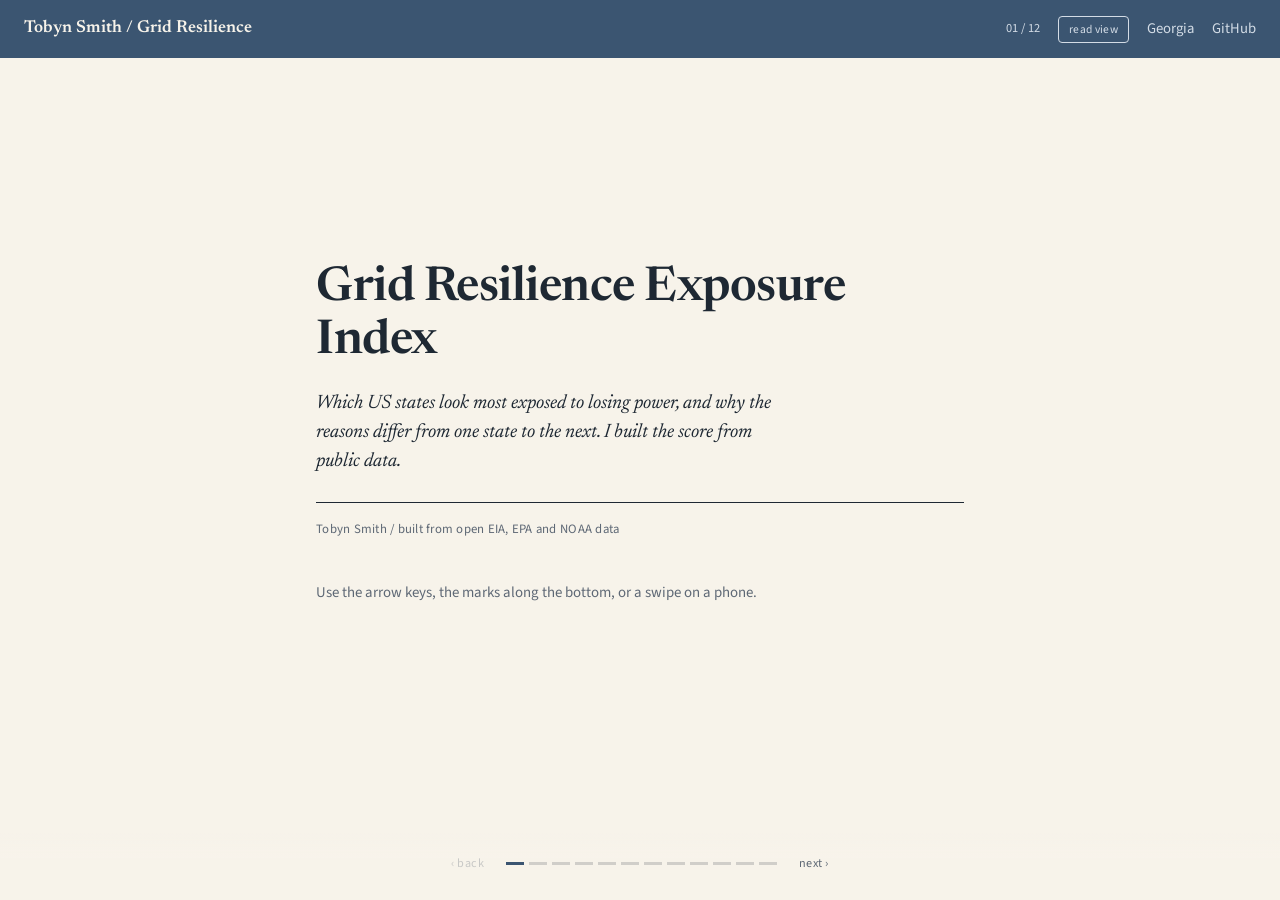
<file: docs/index.html>
<!DOCTYPE html>
<html lang="en">
<head>
  <meta charset="utf-8">
  <meta name="viewport" content="width=device-width, initial-scale=1">
  <title>Grid Resilience Exposure Index</title>
  <meta name="description" content="An interactive slide deck ranking US states by how exposed their electricity systems look, built from public data.">
  <link rel="icon" href="data:image/svg+xml,<svg xmlns='http://www.w3.org/2000/svg' viewBox='0 0 32 32'><rect width='32' height='32' fill='%233B5571'/><rect x='6' y='19' width='5' height='7' fill='%23F7F3EA'/><rect x='13.5' y='13' width='5' height='13' fill='%23e08a63'/><rect x='21' y='7' width='5' height='19' fill='%23b5462f'/></svg>">
  <meta name="theme-color" content="#F7F3EA">
  <meta property="og:type" content="website">
  <meta property="og:title" content="Grid Resilience Exposure Index">
  <meta property="og:description" content="Which US states look most exposed to losing power, and why that is not the same problem everywhere. Built from open EIA, EPA and NOAA data.">
  <meta property="og:url" content="https://tobyn-smith.github.io/energyosint/">
  <meta property="og:image" content="https://tobyn-smith.github.io/energyosint/assets/og.png">
  <meta name="twitter:card" content="summary_large_image">
  <link rel="preconnect" href="https://fonts.googleapis.com">
  <link rel="preconnect" href="https://fonts.gstatic.com" crossorigin>
  <link href="https://fonts.googleapis.com/css2?family=Newsreader:ital,opsz,wght@0,6..72,400;0,6..72,600;0,6..72,700;1,6..72,400&family=Source+Sans+3:ital,wght@0,400;0,500;0,600;0,700&family=JetBrains+Mono:wght@400;500&display=swap" rel="stylesheet">
  <script>document.documentElement.classList.add('js');</script>
  <link rel="stylesheet" href="style.css">
  <style>
    /* deck-specific layout: one slide on screen at a time */
    html, body { height: 100%; }
    body { overflow: hidden; }

    .deck { position: fixed; inset: 0; }
    .slide { position: absolute; inset: 0; overflow-y: auto; opacity: 0; visibility: hidden;
      transform: translateY(10px); transition: opacity .35s ease, transform .35s ease, visibility .35s; }
    .slide.active { opacity: 1; visibility: visible; transform: none; z-index: 1; }
    .slidewrap { max-width: var(--maxw); margin: 0 auto; padding: 92px 26px 108px;
      min-height: 100%; display: flex; flex-direction: column; justify-content: center; }
    @media (prefers-reduced-motion: reduce) { .slide { transition: opacity .01s; transform: none; } }

    .usmap { width: 100%; height: auto; display: block; max-width: 600px; margin: 0 auto; }
    @media (min-width: 700px) {
      /* in deck view keep the map, its legend and the readout above the bottom rail */
      html:not(.read) .usmap { height: min(calc(100vh - 360px), 520px); width: auto; max-width: 100%; }
    }
    .us-state { stroke: var(--map-sea); stroke-width: .6; cursor: pointer; transition: stroke .1s, fill .12s ease; }
    .us-state:hover, .us-state.hi { stroke: var(--ink); stroke-width: 1.5; }
    .mapscale { display: flex; align-items: center; gap: 10px; justify-content: center; width: max-content; max-width: 100%;
      margin: 14px auto 0; padding: 6px 10px; background: var(--cream); border: 1px solid var(--hair); border-radius: var(--radius);
      font-family: "Source Sans 3", sans-serif; font-size: .78rem; color: var(--ink); }
    .mapscale .scale { width: 150px; height: 8px; border-radius: 2px; background: linear-gradient(90deg, #fff7ec, #fdbb84, #fc8d59, #d7301f, #7f0000); }

    td.n { font-size: .86rem; color: var(--gray); width: 34px; }
    td.s { font-weight: 600; }
    td.sc { text-align: right; width: 62px; font-size: .92rem; }
    td.b { width: 44%; }
    tbody tr { cursor: default; }
    tbody tr.hi td { background: var(--panel); }

    .explorer .sliders { display: none; gap: 13px; max-width: 430px; margin: 0 0 24px; }
    html.js .explorer .sliders { display: grid; }
    .explorer label { display: grid; grid-template-columns: 1fr auto; align-items: center; gap: 5px 10px; font-size: .96rem; }
    .explorer label span { font-size: .86rem; font-variant-numeric: tabular-nums; color: var(--gray); }
    .explorer input[type=range] { grid-column: 1 / -1; width: 100%; accent-color: var(--warm); margin: 0; }
    .explorer button { justify-self: start; margin-top: 4px; font-family: "Source Sans 3", sans-serif; font-size: .76rem;
      color: var(--gray); background: none; border: 1px solid var(--hair); border-radius: 4px; padding: 6px 12px; cursor: pointer; }
    .explorer button:hover { color: var(--ink); border-color: var(--ink); }

    /* bottom navigation: a segmented rail rather than carousel dots */
    .controls { position: fixed; bottom: 0; left: 0; right: 0; z-index: 40; display: flex; align-items: center;
      justify-content: center; gap: 20px; padding: 18px 0 24px; background: linear-gradient(to top, var(--paper) 62%, transparent); }
    .nav-btn { font-family: "Source Sans 3", sans-serif; font-size: .76rem; letter-spacing: .04em;
      color: var(--gray); background: none; border: none; padding: 4px 2px; cursor: pointer; transition: color .12s; }
    .nav-btn:hover:not(:disabled) { color: var(--ink); }
    .nav-btn:disabled { opacity: .3; cursor: default; }
    .rail { display: flex; gap: 5px; }
    .rail .tick { width: 18px; height: 3px; padding: 0; border: none; background: var(--hair); cursor: pointer; transition: background .12s; }
    .rail .tick:hover { background: var(--gray); }
    .rail .tick.on { background: var(--accent); }
    @media (max-width: 460px) { .rail .tick { width: 12px; } }

    /* read view: the same slides laid out as one continuous document. Printing
       borrows this, so the layout only has to be described once. */
    html.read, html.read body { height: auto; overflow: visible; }
    html.read .deck { position: static; }
    html.read .slide { position: static; opacity: 1; visibility: visible; transform: none;
      overflow: visible; transition: none; }
    html.read .slide + .slide { border-top: 1px solid var(--hair); }
    html.read .slidewrap { display: block; min-height: 0; padding: 44px 26px; }
    html.read .controls, html.read .counter { display: none; }

    @media print {
      header.bar, .controls, .maptip { display: none !important; }
      html.read .deck { padding-top: 0; }
      html.read .slide { break-after: page; border-top: none; }
      html.read .slide:last-child { break-after: auto; }
      html.read .slidewrap { padding: 0 0 24px; max-width: none; }
      .explorer .sliders { display: none !important; }
      .usmap { max-width: 460px; }
      body { background: #fff; color: #000; }
      a { text-decoration: none; color: #000; }
    }
  </style>
</head>
<body>

  <header class="bar">
    <div class="wrap">
      <span class="wordmark"><a href="https://tobynsmith.me/" style="color:inherit;text-decoration:none">Tobyn Smith</a> / Grid Resilience</span>
      <nav>
        <span class="counter" id="counter">01 / 12</span>
        <button class="viewtoggle" id="viewtoggle" type="button" aria-pressed="false">read view</button>
        <a href="georgia.html">Georgia</a>
        <a href="https://github.com/tobyn-smith/energyosint">GitHub</a>
      </nav>
    </div>
  </header>

  <div class="deck" id="deck">

    <section class="slide">
      <div class="slidewrap">
        <h1>Grid Resilience Exposure Index</h1>
        <p class="stand">Which US states look most exposed to losing power, and why the reasons differ from one state to the next. I built the score from public data.</p>
        <p class="byline">Tobyn Smith / built from open EIA, EPA and NOAA data</p>
        <p class="hint">Use the arrow keys, the marks along the bottom, or a swipe on a phone.</p>
      </div>
    </section>

    <section class="slide">
      <div class="slidewrap">
        <h2>Why look at this</h2>
        <p class="lead">I study international affairs, and I wrote the code for this as well. I wanted one comparable figure for how exposed each state's grid looks from public data alone, and living in Georgia made the US numbers hard to ignore.</p>
        <p>Weather is a large part of it. Storms, heatwaves and cold snaps are arriving more often and hitting harder, and they sit behind most of the big outages. Many of the wires and substations went up decades ago and are now being asked to carry more. Coal plants are retiring while gas and renewables grow, and that moves the weak spots around.</p>
        <p>Most of the data for this is already public. It is just scattered across agencies and formats. I pulled a few of those sources together into one score per state, and now the states can be compared side by side.</p>
      </div>
    </section>

    <section class="slide">
      <div class="slidewrap">
        <h2>What it is built on</h2>
        <p class="lead">It rests on three public datasets from the EIA and EPA, and none of them needs a login or a paid key.</p>
        <div class="step"><div class="no">1</div><div><h3>How often the power fails</h3><p>The industry's standard reliability measures, SAIDI (average minutes without power per customer) and SAIFI (average number of power cuts per customer), which track how long and how often people lose power.</p></div></div>
        <div class="step"><div class="no">2</div><div><h3>How the supply is built</h3><p>Generating capacity by plant and fuel, from eGRID, the EPA's database of US power plants. It shows how heavily a state relies on one fuel or one big station.</p></div></div>
        <div class="step"><div class="no">3</div><div><h3>How much slack there is</h3><p>Installed capacity measured against peak demand, which shows how thin the margin gets on a bad day.</p></div></div>
        <p class="hint" style="margin-top:18px">The outage figures and plant capacity are the real 2023 numbers. Peak demand is still a sample, and I would treat the spare-capacity part as a worked example. That is also why the project runs without a data key.</p>
      </div>
    </section>

    <section class="slide" id="method">
      <div class="slidewrap">
        <h2>Turning that into one number</h2>
        <p class="lead">Each state gets a score from 0 to 100. A higher score means the state looks more likely to struggle to keep the power on, and the number is built from three pieces.</p>
        <div class="step"><div class="no">1</div><div><h3>Outage burden</h3><p>How often the power goes out and for how long, taken from SAIDI and SAIFI.</p></div></div>
        <div class="step"><div class="no">2</div><div><h3>Concentration</h3><p>How far a state's power depends on one fuel type or on a single very large plant.</p></div></div>
        <div class="step"><div class="no">3</div><div><h3>Exposure deficit</h3><p>Whether there is much spare
        capacity above peak demand, and how varied the supply is.</p></div></div>
        <p style="margin-top:20px">I put the three pieces on the same scale before combining them. The weights live in one settings file, which makes them easy to change, and the next two slides let you try it.</p>
      </div>
    </section>

    <section class="slide">
      <div class="slidewrap">
        <h2>Most exposed states at a glance</h2>
        <p class="lead">The darker the state, the more exposed it looks. Hover over a state to see its score and what is pushing it up.</p>
        <figure>
<svg viewBox="0 0 912 886" class="usmap" xmlns="http://www.w3.org/2000/svg" role="img" aria-label="US map shaded by exposure score">
  <path class="us-state" d="M 67.3,800.8 66.8,804.2 55.2,804.3 57.6,797.3 65.5,798.4 67.3,800.8 Z M 47.0,743.7 44.3,746.2 41.7,744.9 42.4,738.0 47.0,743.7 Z M 62.0,708.6 63.9,710.1 63.0,718.1 59.9,716.7 61.0,711.1 59.0,708.5 62.5,705.7 62.0,708.6 Z M 170.6,745.5 120.8,814.3 126.4,821.0 127.2,832.9 138.8,830.2 141.3,845.3 140.8,863.4 145.9,871.8 143.8,877.0 139.5,879.9 135.6,871.4 137.7,863.8 135.5,854.7 137.1,846.1 127.2,840.0 123.9,835.2 121.0,822.7 114.0,812.3 108.7,809.6 103.0,795.3 98.2,794.0 94.8,799.4 77.8,794.8 88.5,785.0 93.7,785.8 94.4,783.4 71.8,786.7 71.0,792.2 63.4,794.1 52.2,792.3 48.5,794.4 40.2,792.5 36.1,794.4 29.6,793.1 28.0,790.1 13.0,785.8 6.0,780.9 6.8,779.3 25.2,783.1 29.6,786.9 42.2,787.0 48.8,786.7 59.9,780.3 54.5,778.5 54.7,776.4 50.7,776.9 52.3,771.6 49.1,772.9 51.5,768.6 46.0,767.7 44.3,765.6 51.5,760.2 52.4,756.0 47.7,752.8 49.4,743.6 53.6,740.5 55.2,735.6 71.1,731.6 73.7,736.6 79.1,736.3 80.0,739.0 84.1,739.4 87.1,733.6 91.5,733.5 86.2,730.1 83.9,730.4 83.9,726.9 80.2,723.4 79.2,717.8 83.9,707.8 97.6,713.5 99.1,715.7 95.0,718.0 99.5,723.5 107.4,703.5 107.7,698.4 112.8,697.2 115.9,701.5 121.5,702.3 131.1,700.2 140.1,703.5 141.2,705.8 147.8,706.0 149.0,710.2 147.2,714.3 149.4,714.1 152.3,717.8 150.6,719.1 152.6,723.1 155.4,724.4 162.7,736.8 166.7,738.0 170.6,745.5 Z" fill="#fa8656" data-n="Alaska" data-s="52.3" data-d="outages"><title>Alaska: 52.3, mostly outages</title></path>
  <path class="us-state" d="M 621.5,355.7 666.8,348.9 683.3,395.9 689.2,405.8 686.7,410.1 686.8,417.2 688.5,428.7 691.4,433.6 642.7,442.9 647.6,449.2 646.2,456.8 629.1,456.8 624.6,423.7 623.3,359.7 621.5,355.7 Z" fill="#fdd19b" data-n="Alabama" data-s="26.4" data-d="outages"><title>Alabama: 26.4, mostly outages</title></path>
  <path class="us-state" d="M 592.2,336.9 585.1,351.4 586.0,357.8 580.9,363.8 579.4,373.1 574.5,377.9 569.7,390.6 572.0,405.7 518.3,410.3 518.6,397.9 510.8,398.6 509.8,397.2 508.3,356.7 503.4,333.8 583.2,328.3 585.0,330.8 580.7,338.3 592.2,336.9 Z" fill="#dc3a27" data-n="Arkansas" data-s="72.6" data-d="thin spare capacity"><title>Arkansas: 72.6, mostly thin spare capacity</title></path>
  <path class="us-state" d="M 249.3,318.2 237.5,441.7 200.3,437.5 133.5,400.9 140.9,393.5 138.2,390.0 137.7,382.6 142.0,378.3 144.9,368.6 151.0,365.0 145.2,348.6 146.9,342.5 146.7,325.9 148.3,323.5 157.4,327.5 159.9,323.8 162.5,306.3 249.3,318.2 Z" fill="#fdca94" data-n="Arizona" data-s="30.0" data-d="thin spare capacity"><title>Arizona: 30.0, mostly thin spare capacity</title></path>
  <path class="us-state" d="M 145.2,346.6 146.6,355.8 151.0,365.0 144.9,368.6 142.0,378.3 137.7,382.6 138.2,390.0 140.9,393.5 138.2,397.5 91.3,392.7 90.2,381.0 80.9,366.1 73.0,361.7 72.3,355.1 62.6,351.7 57.4,344.4 41.5,338.3 37.8,333.7 38.4,321.4 26.7,295.4 20.0,261.7 21.9,256.9 16.4,247.8 8.6,226.1 11.2,208.0 6.0,193.8 14.6,177.1 19.4,158.7 85.2,177.3 69.9,241.9 145.2,346.6 Z" fill="#fff7ec" data-n="California" data-s="0.0" data-d="outages"><title>California: 0.0, mostly outages</title></path>
  <path class="us-state" d="M 374.2,238.4 372.3,326.5 304.4,323.2 249.3,318.2 258.2,230.6 324.5,236.2 374.2,238.4 Z" fill="#fff4e4" data-n="Colorado" data-s="2.8" data-d="outages"><title>Colorado: 2.8, mostly outages</title></path>
  <path class="us-state" d="M 832.0,146.1 858.1,137.8 862.3,152.7 847.3,160.4 837.1,170.2 835.4,167.2 838.1,163.9 836.3,162.6 832.0,146.1 Z" fill="#fdbd86" data-n="Connecticut" data-s="36.3" data-d="concentration"><title>Connecticut: 36.3, mostly concentration</title></path>
  <path class="us-state" d="M 796.4,233.3 794.3,230.5 795.3,229.1 798.0,230.7 796.4,233.3 Z" fill="#fc9b66" data-n="District of Columbia" data-s="46.2" data-d="thin spare capacity"><title>District of Columbia: 46.2, mostly thin spare capacity</title></path>
  <path class="us-state" d="M 830.9,230.7 820.0,234.1 811.2,207.3 813.1,203.8 816.9,203.8 815.1,206.8 816.7,210.8 823.4,221.2 828.5,223.8 830.9,230.7 Z" fill="#fdae78" data-n="Delaware" data-s="41.1" data-d="concentration"><title>Delaware: 41.1, mostly concentration</title></path>
  <path class="us-state" d="M 646.2,456.8 647.6,449.2 642.7,442.9 691.4,433.6 695.2,439.0 744.9,433.7 746.9,437.1 749.0,434.7 747.7,427.2 757.7,426.3 773.5,457.6 784.8,471.0 786.7,480.2 800.4,503.1 803.3,526.2 800.8,540.5 795.4,544.5 785.3,544.0 780.5,535.3 772.3,531.9 747.1,500.9 742.8,493.1 744.3,478.0 737.0,467.2 719.3,452.0 711.4,450.0 693.9,463.3 690.3,462.8 679.7,454.3 667.1,450.8 646.2,456.8 Z" fill="#fdd19b" data-n="Florida" data-s="26.5" data-d="concentration"><title>Florida: 26.5, mostly concentration</title></path>
  <path class="us-state" d="M 695.2,439.0 688.5,428.7 686.8,417.2 686.7,410.1 689.2,405.8 683.3,395.9 666.8,348.9 712.0,340.5 708.3,347.4 717.1,350.7 724.5,360.3 738.3,369.1 741.4,373.8 748.0,376.9 751.5,385.4 757.9,390.7 758.6,394.8 763.8,395.6 757.7,410.4 757.7,426.3 747.7,427.2 749.0,434.7 746.9,437.1 744.9,433.7 695.2,439.0 Z" fill="#fdae78" data-n="Georgia" data-s="41.1" data-d="thin spare capacity"><title>Georgia: 41.1, mostly thin spare capacity</title></path>
  <path class="us-state" d="M 297.8,787.8 301.7,781.5 302.8,770.1 310.5,767.0 311.5,761.2 313.7,759.8 322.8,776.2 325.3,794.4 305.8,793.4 301.0,795.2 297.8,787.8 Z M 317.2,745.8 314.1,747.4 306.8,743.9 305.6,730.7 308.5,730.2 317.2,745.8 Z M 307.8,724.0 305.9,726.1 296.1,716.9 299.1,715.2 307.8,724.0 Z M 283.9,699.0 284.3,690.0 291.0,691.0 292.8,706.4 291.1,706.9 283.9,699.0 Z M 263.2,654.0 269.2,653.3 273.1,657.6 270.3,663.4 266.9,663.9 263.2,654.0 Z" fill="#f16c4b" data-n="Hawaii" data-s="60.2" data-d="concentration"><title>Hawaii: 60.2, mostly concentration</title></path>
  <path class="us-state" d="M 462.7,182.7 547.9,176.3 550.7,180.8 550.0,187.2 552.3,192.4 557.7,193.9 568.5,205.0 568.3,211.0 565.0,218.0 555.9,221.4 554.8,225.3 558.1,230.1 555.6,237.6 551.6,241.3 551.7,245.3 545.7,240.5 478.5,246.2 477.0,234.6 472.5,225.1 471.0,216.5 467.8,212.4 465.7,202.9 463.0,200.5 465.1,190.9 462.9,188.1 462.7,182.7 Z" fill="#fee1ba" data-n="Iowa" data-s="16.6" data-d="concentration"><title>Iowa: 16.6, mostly concentration</title></path>
  <path class="us-state" d="M 178.5,39.6 174.9,62.5 177.5,69.1 176.7,73.0 181.6,79.7 186.2,91.0 189.4,94.8 193.9,95.9 188.9,105.8 189.1,111.7 187.1,112.7 186.2,118.3 188.5,121.0 194.1,116.1 195.8,117.0 199.9,136.6 203.6,139.4 206.8,148.9 210.1,146.4 215.1,148.0 215.8,145.9 228.0,148.4 230.8,144.4 235.5,150.4 228.2,204.7 132.2,188.1 143.1,143.3 139.9,138.2 140.7,134.7 148.1,126.7 157.0,112.5 156.9,109.0 152.1,101.8 152.4,94.4 164.6,36.7 178.5,39.6 Z" fill="#fdc790" data-n="Idaho" data-s="31.7" data-d="thin spare capacity"><title>Idaho: 31.7, mostly thin spare capacity</title></path>
  <path class="us-state" d="M 550.8,250.9 551.6,241.3 555.6,237.6 558.1,230.1 554.8,225.3 555.9,221.4 565.0,218.0 568.3,211.0 568.5,205.0 559.7,197.1 617.5,189.4 617.0,205.9 612.2,206.6 619.6,258.3 618.5,264.7 621.9,272.6 615.4,289.4 614.3,298.9 616.0,300.7 609.5,305.1 610.8,309.8 608.7,311.9 599.5,309.9 599.7,315.4 596.2,312.4 594.4,313.2 589.8,299.6 574.4,289.4 576.9,277.9 573.3,274.8 568.1,275.9 565.6,268.2 559.8,264.9 552.9,257.3 550.8,250.9 Z" fill="#fff1dd" data-n="Illinois" data-s="5.1" data-d="outages"><title>Illinois: 5.1, mostly outages</title></path>
  <path class="us-state" d="M 615.5,293.9 617.0,283.2 621.9,272.6 618.5,264.7 619.6,258.3 612.2,206.6 655.9,199.2 666.8,264.0 661.7,267.0 657.6,266.9 657.9,271.1 651.9,278.4 649.1,285.5 643.9,281.7 640.1,289.3 636.0,287.3 631.4,292.3 625.6,289.8 622.3,292.8 617.6,291.7 617.8,294.2 615.5,293.9 Z" fill="#fdc38c" data-n="Indiana" data-s="33.5" data-d="outages"><title>Indiana: 33.5, mostly outages</title></path>
  <path class="us-state" d="M 372.3,326.5 373.7,260.4 487.1,258.6 493.5,261.1 494.1,264.3 492.0,268.5 495.8,275.0 500.4,276.8 502.9,323.7 424.1,326.8 372.3,326.5 Z" fill="#fdd39d" data-n="Kansas" data-s="25.3" data-d="outages"><title>Kansas: 25.3, mostly outages</title></path>
  <path class="us-state" d="M 593.9,326.0 600.1,321.0 599.5,309.9 608.7,311.9 610.8,309.8 609.5,305.1 616.0,300.7 614.3,298.9 617.6,291.7 622.3,292.8 625.6,289.8 631.4,292.3 636.0,287.3 640.1,289.3 643.9,281.7 649.1,285.5 651.9,278.4 657.9,271.1 657.6,266.9 661.7,267.0 666.8,264.0 665.9,256.9 671.7,256.3 687.2,263.9 700.7,260.2 706.2,264.4 707.6,270.9 711.8,276.9 717.0,281.5 720.4,281.1 703.2,303.2 695.2,307.5 618.5,319.4 619.0,322.8 593.9,326.0 Z" fill="#e65139" data-n="Kentucky" data-s="67.1" data-d="outages"><title>Kentucky: 67.1, mostly outages</title></path>
  <path class="us-state" d="M 518.3,410.3 572.0,405.7 573.4,406.8 572.0,410.2 577.3,420.7 571.2,431.1 566.5,444.0 567.8,449.3 602.3,446.3 601.2,453.7 611.3,469.9 611.9,478.7 616.5,482.5 613.1,485.8 605.6,483.5 598.8,488.4 584.8,489.3 569.5,479.2 552.9,483.5 538.6,479.6 526.7,482.0 525.3,479.8 529.7,473.4 528.0,467.6 531.7,451.8 524.1,435.9 520.9,433.6 518.3,410.3 Z" fill="#ef6649" data-n="Louisiana" data-s="62.1" data-d="outages"><title>Louisiana: 62.1, mostly outages</title></path>
  <path class="us-state" d="M 864.4,135.2 832.0,146.1 830.5,130.3 861.1,119.8 861.9,117.2 866.5,114.3 870.4,125.5 879.3,134.7 885.8,132.8 881.4,125.8 887.6,128.6 888.6,135.1 879.6,142.5 872.2,144.8 864.4,135.2 Z" fill="#fb8a58" data-n="Massachusetts" data-s="50.8" data-d="thin spare capacity"><title>Massachusetts: 50.8, mostly thin spare capacity</title></path>
  <path class="us-state" d="M 828.2,241.7 823.0,245.1 812.3,239.4 805.5,222.2 804.9,232.4 812.1,245.0 800.3,244.8 798.6,242.1 793.6,243.2 798.0,230.7 786.8,228.7 787.4,226.1 782.2,225.0 777.5,220.1 772.0,219.8 767.9,224.3 762.9,224.7 754.0,235.0 751.5,224.1 811.2,207.3 820.0,234.1 830.9,230.7 828.2,241.7 Z" fill="#fee8c8" data-n="Maryland" data-s="12.6" data-d="concentration"><title>Maryland: 12.6, mostly concentration</title></path>
  <path class="us-state" d="M 867.3,108.6 865.8,109.4 860.2,104.7 843.7,64.7 848.6,59.1 849.9,47.6 847.8,29.7 851.9,9.8 858.7,13.4 866.2,6.0 874.7,9.3 886.7,37.5 900.7,45.1 906.0,50.8 895.1,67.4 870.4,93.1 867.3,108.6 Z" fill="#9c0000" data-n="Maine" data-s="93.0" data-d="outages"><title>Maine: 93.0, mostly outages</title></path>
  <path class="us-state" d="M 552.8,107.4 562.4,74.4 577.7,65.9 634.0,87.7 636.5,93.2 640.4,94.6 639.9,96.9 644.0,96.8 646.4,94.0 648.2,99.0 651.9,101.8 656.0,101.0 658.7,103.2 657.7,107.4 675.4,114.2 690.2,151.2 688.4,165.0 681.7,189.2 677.8,196.3 656.3,200.9 655.9,199.2 617.0,205.9 617.5,189.4 612.8,171.6 612.1,154.6 614.3,137.3 619.8,127.9 611.2,124.3 606.1,125.1 602.1,134.3 599.6,133.8 597.2,131.5 597.8,127.9 594.4,128.2 595.2,122.6 593.4,119.8 589.6,118.9 588.3,115.5 581.0,116.2 558.1,111.3 556.4,107.5 552.8,107.4 Z" fill="#f88154" data-n="Michigan" data-s="53.9" data-d="outages"><title>Michigan: 53.9, mostly outages</title></path>
  <path class="us-state" d="M 557.7,91.2 547.3,92.0 524.7,108.9 526.1,121.1 519.0,126.3 517.2,130.6 520.8,134.4 520.6,150.8 545.9,166.9 547.9,176.3 464.9,182.6 461.4,141.1 456.9,136.2 461.0,130.6 460.9,123.4 454.2,89.5 450.4,81.1 448.3,62.2 478.1,60.8 477.6,52.4 482.5,51.9 485.8,63.8 490.6,67.2 516.0,70.0 530.8,75.4 542.2,71.3 562.4,74.4 557.7,91.2 Z" fill="#fee0b8" data-n="Minnesota" data-s="17.2" data-d="thin spare capacity"><title>Minnesota: 17.2, mostly thin spare capacity</title></path>
  <path class="us-state" d="M 592.2,336.9 580.7,338.3 585.0,330.8 583.2,328.3 503.4,333.8 500.4,276.8 495.8,275.0 492.0,268.5 494.1,264.3 493.5,261.1 487.1,258.6 478.5,246.2 545.7,240.5 551.7,245.3 550.8,250.9 556.2,261.5 565.6,268.2 568.1,275.9 573.3,274.8 576.9,277.9 574.4,289.4 589.8,299.6 594.4,313.2 596.2,312.4 599.7,315.4 600.1,321.0 593.9,326.0 592.2,336.9 Z" fill="#fff5e8" data-n="Missouri" data-s="1.5" data-d="outages"><title>Missouri: 1.5, mostly outages</title></path>
  <path class="us-state" d="M 573.4,406.8 569.7,390.6 574.5,377.9 579.4,373.1 580.9,363.8 584.1,360.0 621.5,355.7 623.3,359.7 624.6,423.7 629.1,456.8 614.8,460.2 607.3,464.5 605.4,458.6 601.2,453.7 602.3,446.3 567.8,449.3 566.5,444.0 571.2,431.1 577.3,420.7 572.0,410.2 573.4,406.8 Z" fill="#810000" data-n="Mississippi" data-s="99.4" data-d="concentration"><title>Mississippi: 99.4, mostly concentration</title></path>
  <path class="us-state" d="M 178.5,39.6 263.3,53.7 349.2,61.3 344.9,148.4 236.8,138.1 235.0,149.9 230.8,144.4 228.0,148.4 215.8,145.9 215.1,148.0 210.1,146.4 206.8,148.9 203.6,139.4 199.9,136.6 195.8,117.0 194.1,116.1 188.5,121.0 186.2,118.3 187.1,112.7 189.1,111.7 188.9,105.8 193.9,95.9 189.4,94.8 186.2,91.0 181.6,79.7 176.7,73.0 177.5,69.1 174.9,62.5 178.5,39.6 Z" fill="#fdc790" data-n="Montana" data-s="31.7" data-d="concentration"><title>Montana: 31.7, mostly concentration</title></path>
  <path class="us-state" d="M 712.0,340.5 690.0,344.7 689.6,340.0 693.1,338.0 695.9,332.3 707.0,326.5 714.8,316.4 716.6,318.0 722.2,312.6 725.3,312.4 727.2,308.1 730.6,306.4 729.6,300.6 723.0,302.4 729.6,300.6 758.8,294.7 828.7,275.4 836.8,296.1 830.1,315.2 813.8,326.7 805.3,342.4 796.8,346.1 772.6,330.7 753.1,335.2 752.6,332.7 749.1,329.7 747.6,331.5 747.1,329.6 722.5,333.8 712.0,340.5 Z" fill="#fdc28c" data-n="North Carolina" data-s="33.8" data-d="thin spare capacity"><title>North Carolina: 33.8, mostly thin spare capacity</title></path>
  <path class="us-state" d="M 448.3,62.2 450.4,81.1 454.2,89.5 461.1,127.4 432.1,129.5 346.7,128.3 349.2,61.3 448.3,62.2 Z" fill="#fdcf99" data-n="North Dakota" data-s="27.5" data-d="concentration"><title>North Dakota: 27.5, mostly concentration</title></path>
  <path class="us-state" d="M 373.7,260.4 374.2,238.4 341.1,237.1 343.1,193.3 430.9,194.7 441.1,199.0 452.0,197.6 465.8,204.9 477.0,234.6 478.9,248.0 487.1,258.6 373.7,260.4 Z" fill="#fee3be" data-n="Nebraska" data-s="15.4" data-d="thin spare capacity"><title>Nebraska: 15.4, mostly thin spare capacity</title></path>
  <path class="us-state" d="M 866.5,114.3 861.9,117.2 861.1,119.8 843.0,126.3 841.0,124.6 838.2,90.7 843.0,85.0 840.5,79.5 839.6,67.5 843.7,64.7 860.2,104.7 865.8,109.4 867.3,108.6 866.5,114.3 Z" fill="#fc9a65" data-n="New Hampshire" data-s="46.4" data-d="outages"><title>New Hampshire: 46.4, mostly outages</title></path>
  <path class="us-state" d="M 816.7,210.8 815.1,206.8 824.6,192.2 815.1,186.0 814.2,182.5 815.2,179.3 813.6,176.8 818.4,167.0 832.9,171.4 833.7,176.1 830.8,183.6 835.7,183.0 837.0,199.4 830.2,219.6 827.4,214.5 823.5,214.5 816.7,210.8 Z" fill="#fdba83" data-n="New Jersey" data-s="37.9" data-d="concentration"><title>New Jersey: 37.9, mostly concentration</title></path>
  <path class="us-state" d="M 237.5,441.7 249.3,318.2 355.4,325.9 351.9,435.3 283.9,431.5 285.8,437.0 253.4,434.2 252.6,443.2 237.5,441.7 Z" fill="#fdc892" data-n="New Mexico" data-s="31.0" data-d="thin spare capacity"><title>New Mexico: 31.0, mostly thin spare capacity</title></path>
  <path class="us-state" d="M 85.2,177.3 180.1,197.4 159.9,323.8 157.4,327.5 148.3,323.5 146.7,325.9 146.9,342.5 145.2,346.6 69.9,241.9 85.2,177.3 Z" fill="#fddeb2" data-n="Nevada" data-s="18.9" data-d="concentration"><title>Nevada: 18.9, mostly concentration</title></path>
  <path class="us-state" d="M 832.0,146.1 836.3,162.6 838.1,163.9 835.4,167.2 836.3,171.0 857.8,159.1 863.7,161.4 844.0,175.4 834.1,178.8 832.9,171.4 812.4,165.6 810.1,160.4 803.3,156.8 735.1,176.2 732.0,164.5 743.3,154.3 739.9,145.8 736.4,142.3 742.4,137.0 771.2,128.7 773.6,119.0 786.0,96.5 791.4,90.5 813.5,82.9 822.6,112.6 825.3,112.7 830.5,130.3 832.0,146.1 Z" fill="#fddcaf" data-n="New York" data-s="20.0" data-d="thin spare capacity"><title>New York: 20.0, mostly thin spare capacity</title></path>
  <path class="us-state" d="M 665.9,256.9 656.3,200.9 677.8,196.3 681.7,189.2 690.2,194.1 694.2,193.3 710.2,177.5 721.6,172.2 730.0,208.5 728.0,210.1 729.7,217.8 728.9,231.2 725.6,237.2 719.7,239.7 716.8,244.3 716.9,250.6 715.6,251.8 714.9,249.4 712.5,249.4 710.3,262.9 706.2,264.4 700.7,260.2 687.2,263.9 671.7,256.3 665.9,256.9 Z" fill="#fdc58f" data-n="Ohio" data-s="32.4" data-d="thin spare capacity"><title>Ohio: 32.4, mostly thin spare capacity</title></path>
  <path class="us-state" d="M 355.4,325.9 424.1,326.8 503.0,323.7 503.4,333.8 508.3,356.7 509.8,397.2 496.4,391.4 482.0,393.4 475.9,396.4 467.1,396.9 464.2,393.3 461.5,396.6 451.2,392.1 445.7,394.4 443.2,389.2 434.7,389.9 423.1,387.3 420.4,382.8 415.6,384.3 408.3,380.2 408.3,337.8 355.0,336.8 355.4,325.9 Z" fill="#d22a1b" data-n="Oklahoma" data-s="76.6" data-d="outages"><title>Oklahoma: 76.6, mostly outages</title></path>
  <path class="us-state" d="M 152.1,101.8 156.9,109.0 157.0,112.5 148.1,126.7 140.7,134.7 139.9,138.2 143.1,143.3 132.2,188.1 85.2,177.3 19.4,158.7 19.4,140.8 31.3,122.6 46.6,85.1 50.1,68.5 57.7,71.0 64.4,76.5 65.5,88.4 68.6,90.2 82.1,90.7 89.1,94.8 121.5,95.0 152.1,101.8 Z" fill="#fdc18a" data-n="Oregon" data-s="34.4" data-d="thin spare capacity"><title>Oregon: 34.4, mostly thin spare capacity</title></path>
  <path class="us-state" d="M 734.5,228.3 721.6,172.2 732.0,164.5 735.1,176.2 803.3,156.8 810.1,160.4 812.4,165.6 818.4,167.0 813.6,176.8 815.2,179.3 814.2,182.5 815.1,186.0 824.6,192.2 819.6,200.8 816.9,203.8 813.1,203.8 811.2,207.3 734.5,228.3 Z" fill="#fee1ba" data-n="Pennsylvania" data-s="16.7" data-d="outages"><title>Pennsylvania: 16.7, mostly outages</title></path>
  <path class="us-state" d="M 862.3,152.7 858.1,137.8 864.4,135.2 872.2,144.8 862.3,152.7 Z" fill="#eb5d41" data-n="Rhode Island" data-s="64.5" data-d="concentration"><title>Rhode Island: 64.5, mostly concentration</title></path>
  <path class="us-state" d="M 763.8,395.6 758.6,394.8 757.9,390.7 751.5,385.4 748.0,376.9 741.4,373.8 738.3,369.1 724.5,360.3 717.1,350.7 708.3,347.4 712.0,340.5 722.5,333.8 738.7,330.5 747.1,329.6 747.6,331.5 749.1,329.7 753.1,335.2 772.6,330.7 796.8,346.1 789.6,356.3 788.7,364.2 772.0,383.0 763.8,395.6 Z" fill="#fee1b9" data-n="South Carolina" data-s="17.0" data-d="thin spare capacity"><title>South Carolina: 17.0, mostly thin spare capacity</title></path>
  <path class="us-state" d="M 461.1,127.4 461.0,130.6 456.9,136.2 461.4,141.1 464.2,162.1 464.9,182.6 462.7,182.7 462.9,188.1 465.1,190.9 463.0,200.5 465.8,204.9 452.0,197.6 441.1,199.0 430.9,194.7 343.1,193.3 346.7,128.3 432.1,129.5 461.1,127.4 Z" fill="#fdc28b" data-n="South Dakota" data-s="33.9" data-d="thin spare capacity"><title>South Dakota: 33.9, mostly thin spare capacity</title></path>
  <path class="us-state" d="M 584.1,360.0 586.0,357.8 585.1,351.4 592.2,338.7 593.9,326.0 619.0,322.8 618.5,319.4 683.6,310.5 700.8,304.8 695.2,307.5 729.6,300.6 730.6,306.4 727.2,308.1 725.3,312.4 722.2,312.6 716.6,318.0 714.8,316.4 707.0,326.5 695.9,332.3 693.1,338.0 689.6,340.0 690.0,344.7 584.1,360.0 Z" fill="#fc9e69" data-n="Tennessee" data-s="45.3" data-d="outages"><title>Tennessee: 45.3, mostly outages</title></path>
  <path class="us-state" d="M 285.8,437.0 283.9,431.5 351.9,435.3 355.0,336.8 408.3,337.8 408.3,380.2 415.6,384.3 420.4,382.8 423.1,387.3 434.7,389.9 443.2,389.2 445.7,394.4 451.2,392.1 461.5,396.6 464.2,393.3 467.1,396.9 475.9,396.4 482.0,393.4 496.4,391.4 510.8,398.6 518.6,397.9 520.9,433.6 524.1,435.9 531.7,451.8 528.0,467.6 529.7,473.4 525.3,479.8 526.7,482.0 510.8,488.2 494.0,505.3 474.9,515.6 464.5,526.3 460.2,536.3 460.4,551.3 461.7,561.7 465.7,568.9 457.9,569.8 427.8,558.9 422.2,548.7 417.7,533.5 406.1,521.2 389.7,493.4 376.2,484.5 360.5,484.5 347.8,501.4 332.0,494.2 322.2,487.1 312.2,463.1 292.2,445.3 285.8,437.0 Z" fill="#fdc690" data-n="Texas" data-s="31.8" data-d="outages"><title>Texas: 31.8, mostly outages</title></path>
  <path class="us-state" d="M 180.1,197.4 228.2,204.7 225.4,226.0 258.2,230.6 249.3,318.2 162.5,306.3 180.1,197.4 Z" fill="#fdcf99" data-n="Utah" data-s="27.5" data-d="concentration"><title>Utah: 27.5, mostly concentration</title></path>
  <path class="us-state" d="M 700.8,304.8 708.6,297.2 710.1,292.7 720.4,281.1 721.9,284.6 727.2,287.3 732.0,283.5 734.4,284.6 740.3,281.3 740.3,279.3 742.4,279.6 748.9,274.9 747.9,270.4 752.0,262.5 754.6,249.5 760.0,251.5 762.2,250.0 764.6,241.3 766.0,241.8 771.8,232.1 771.6,226.0 781.4,229.5 782.2,225.0 784.8,225.1 787.4,226.1 786.8,228.7 796.1,232.0 793.6,243.2 798.6,242.1 800.3,244.8 813.5,248.4 819.7,268.5 824.9,268.6 828.7,275.4 758.8,294.7 695.2,307.5 700.8,304.8 Z M 828.2,241.7 823.6,261.6 821.9,261.2 823.0,245.1 828.2,241.7 Z" fill="#fdc892" data-n="Virginia" data-s="30.9" data-d="thin spare capacity"><title>Virginia: 30.9, mostly thin spare capacity</title></path>
  <path class="us-state" d="M 843.0,126.3 830.5,130.3 825.3,112.7 822.6,112.6 819.3,104.1 819.3,99.2 813.5,82.9 840.0,73.2 843.0,85.0 838.2,90.7 838.5,109.1 841.0,124.6 843.0,126.3 Z" fill="#fc9c67" data-n="Vermont" data-s="45.9" data-d="thin spare capacity"><title>Vermont: 45.9, mostly thin spare capacity</title></path>
  <path class="us-state" d="M 164.6,36.7 152.1,101.8 121.5,95.0 89.1,94.8 82.1,90.7 68.6,90.2 65.5,88.4 64.4,76.5 57.7,71.0 50.1,68.5 52.8,55.8 53.2,25.1 56.3,21.6 74.0,35.0 75.5,57.4 80.7,52.8 83.6,34.6 84.1,15.8 164.6,36.7 Z" fill="#fc9a65" data-n="Washington" data-s="46.5" data-d="concentration"><title>Washington: 46.5, mostly concentration</title></path>
  <path class="us-state" d="M 547.9,176.3 545.9,166.9 520.6,150.8 520.8,134.4 517.2,130.6 519.0,126.3 526.1,121.1 524.7,108.9 547.3,92.0 557.7,91.2 552.8,107.4 556.4,107.5 558.1,111.3 581.0,116.2 588.3,115.5 589.6,118.9 593.4,119.8 595.2,122.6 594.4,128.2 597.8,127.9 597.2,131.5 599.6,133.8 602.1,134.3 606.1,125.1 611.2,124.3 619.8,127.9 614.3,137.3 612.1,154.6 612.8,171.6 617.5,189.4 559.7,197.1 557.7,193.9 552.3,192.4 550.0,187.2 550.7,180.8 547.9,176.3 Z" fill="#fee0b7" data-n="Wisconsin" data-s="17.5" data-d="thin spare capacity"><title>Wisconsin: 17.5, mostly thin spare capacity</title></path>
  <path class="us-state" d="M 720.4,281.1 717.0,281.5 711.8,276.9 707.6,270.9 706.2,264.4 710.3,262.9 711.8,259.4 712.5,249.4 714.9,249.4 715.6,251.8 716.9,250.6 716.8,244.3 719.7,239.7 725.6,237.2 728.9,231.2 729.7,217.8 728.0,210.1 730.0,208.5 734.5,228.3 751.5,224.1 754.0,235.0 762.9,224.7 767.9,224.3 772.0,219.8 777.5,220.1 780.2,222.6 782.2,225.0 781.4,229.5 771.6,226.0 771.8,232.1 766.0,241.8 764.6,241.3 762.2,250.0 760.0,251.5 754.6,249.5 752.0,262.5 747.9,270.4 748.9,274.9 746.6,277.2 727.2,287.3 721.9,284.6 720.4,281.1 Z" fill="#7f0000" data-n="West Virginia" data-s="100.0" data-d="concentration"><title>West Virginia: 100.0, mostly concentration</title></path>
  <path class="us-state" d="M 225.4,226.0 236.8,138.1 344.9,148.4 341.1,237.1 274.8,232.3 225.4,226.0 Z" fill="#fdac76" data-n="Wyoming" data-s="41.7" data-d="concentration"><title>Wyoming: 41.7, mostly concentration</title></path>
</svg>
          <div class="mapscale"><span>less exposed</span><i class="scale"></i><span>more exposed</span></div>
          <p class="readout" id="readout">Hover or tap a state to see its score.</p>
          <figcaption>Changing the weights on the next slide re-shades this map.</figcaption>
        </figure>
      </div>
    </section>

    <section class="slide" id="results">
      <div class="slidewrap">
        <h2>The weights are a judgement call</h2>
        <p class="lead">How much each part counts is my own judgement call. Drag the weights and the ranking re-sorts, and the map on the previous slide re-shades as you go.</p>
        <div class="explorer">
          <div class="sliders">
            <label>Outage burden <span id="wO">45%</span>
              <input type="range" id="sO" min="0" max="100" value="45" step="1" aria-label="Outage burden weight"></label>
            <label>Concentration <span id="wC">30%</span>
              <input type="range" id="sC" min="0" max="100" value="30" step="1" aria-label="Concentration weight"></label>
            <label>Exposure deficit <span id="wD">25%</span>
              <input type="range" id="sD" min="0" max="100" value="25" step="1" aria-label="Exposure deficit weight"></label>
            <button id="reset" type="button">Reset to defaults</button>
          </div>
          <table>
            <thead><tr><th>#</th><th>State</th><th>Score</th><th></th></tr></thead>
            <tbody id="rows"></tbody>
          </table>
          <p class="hint">This shows the top 15. At the default 45 / 30 / 25 it matches the published results. Push the weight onto one part and states like West Virginia climb or slide. Hover over a row to find that state on the map.</p>
        </div>
      </div>
    </section>

    <section class="slide">
      <div class="slidewrap">
        <h2>The same score can mean different things</h2>
        <p class="lead">A high score can come from quite different places. It depends which piece is doing the work, and that varies from state to state.</p>
        <div class="step"><div class="no">1</div><div><h3>Mississippi and West Virginia: one fuel</h3>
        <p>Mississippi gets 84 per cent of its capacity from gas, and West Virginia gets 83 per cent from coal. Those are the two most concentrated supplies in the country, and that alone puts them at the top of the table. If either fuel has a bad year, there is not much else to fall back on.</p></div></div>
        <div class="step"><div class="no">2</div><div><h3>Maine: the opposite problem</h3><p>Maine has the least concentrated fuel mix of any state and still comes third, because its customers lost thirty-one hours of power in 2023. That points to the lines and how quickly they are repaired. The power plants are not really the issue.</p></div></div>
        <p style="margin-top:20px">Spreading a fuel mix is one job. Hardening lines is another, and adding spare plants is a third. A rank on its own will not tell you which of those a state needs. The label under each state on the map is the short version of that.</p>
      </div>
    </section>

    <section class="slide">
      <div class="slidewrap">
        <h2>What this is not</h2>
        <p class="lead">If you want to use this for policy, the limits matter more than the ranking.</p>
        <p>It is not meant for operational use. State-level figures blur a lot, and a state can look fine overall while still having fragile pockets inside it. As I mentioned earlier, the spare-capacity part is a worked example, and I have labelled it wherever it appears. The score also leaves out the transmission network that moves power around, which probably matters as much as the plants do.</p>
        <p>The top and the bottom of the table hold up. The middle shifts around, and I would not lean on a precise place in it.</p>
      </div>
    </section>

    <section class="slide">
      <div class="slidewrap">
        <h2>Testing it against something else</h2>
        <p class="lead">Because the index leans hardest on outages, I checked that data against a source collected by someone else entirely. NOAA's Storm Events Database is compiled by the National Weather Service, and it has nothing to do with what utilities report to the EIA.</p>
        <div class="step"><div class="no">1</div><div><h3>A test that can fail</h3><p>The EIA publishes outage minutes twice, once counting major storm days and once leaving them out. The gap between the two is the part storms account for. If the weather explanation is right, that gap should follow how much damaging weather a state actually had.</p></div></div>
        <div class="step"><div class="no">2</div><div><h3>It largely does not</h3><p>Across the fifty places that report both figures (everywhere bar Hawaii), the rank correlation is 0.21 for how many damaging storms a state had and 0.24 for how much damage they did. Texas and Georgia record the most storm events in the country and lose few minutes. Maine records a fraction as many and lost the most of anyone.</p></div></div>
        <div class="step"><div class="no">3</div><div><h3>What I take from it</h3><p>Storms obviously matter, or the two outage figures would not sit so far apart. Still, the amount of bad weather that arrives does not decide who suffers most. The state of the grid when it arrives, and how fast crews restore it, look like they matter more.</p></div></div>
        <p style="margin-top:20px">This is one year of data, and NOAA event counts partly reflect how densely a state is observed.</p>
      </div>
    </section>

    <section class="slide">
      <div class="slidewrap">
        <h2>What counts as a normal year</h2>
        <p class="lead">I look at this as someone from the UK who now lives in Georgia. A bad year for outages by US standards would be extraordinary in much of western Europe.</p>
        <p>In much of western Europe a typical customer is without power for minutes a year. In the US the median state lost four hours in 2023 once major storms are counted, and Maine, the worst, lost thirty-one. Countries measure this in different ways and the figures do not line up neatly. Even so, the gap is too wide to be a measurement artefact.</p>
        <p>The countries that do well tend to bury more of their lines and pay for it in their bills. The US runs long overhead lines through forest and hurricane country. That is cheaper, right up until the weather arrives.</p>
        <p>Nothing in the scoring is specific to the US. Given capacity, reliability and demand data, the same three components would run on German Länder or Indian states. Abroad, the hard part is getting hold of the data. The US publishes enough for someone else to rebuild the score, and not many countries do.</p>
      </div>
    </section>

    <section class="slide">
      <div class="slidewrap">
        <h2>A closer look at Georgia</h2>
        <p class="lead">Because Georgia is where I live, I looked at one state more closely than the ranking allows. I set the score next to Georgia's figures from the EIA, EPA eGRID and NOAA, and added a map of every power plant of 50 MW and up that you can filter by fuel.</p>
        <p>On the real data Georgia is mid-table, nineteenth of fifty-one, much lower than the sample had it. Its 343 minutes off supply in 2023 sit close to the national middle, and its fuel mix is broad enough that concentration is not what pushes it up.</p>
        <p style="margin-top:12px"><a class="cta" href="georgia.html">Open the Georgia deep dive</a></p>
      </div>
    </section>

    <section class="slide" id="build">
      <div class="slidewrap">
        <h2>How it was built, and how to run it</h2>
        <p>The analysis is written in Python. It pulls in the public data, or falls back to a built-in sample, then cleans and joins it, scores each state and writes out the charts and a results table. I drew the map in R with the <code>usmap</code> package, and the same results also export as a GeoPackage that opens in QGIS.</p>
        <p class="lead">It uses pandas, matplotlib, ggplot2 and geopandas. If you have Python installed, it takes two commands from the project folder:</p>
        <pre><code><span class="cmt"># install the libraries, then run the pipeline</span>
pip install -r requirements.txt
python pipeline.py</code></pre>
        <p>Full setup notes, including the optional R map and how to plug in a live EIA data key, are in the
        <a href="https://github.com/tobyn-smith/energyosint#readme" style="color:var(--accent)">project README</a>.</p>
        <p class="hint" style="margin-top:16px">Data: EIA forms 860 and 861, EPA eGRID, NOAA storm records. Code and the full
        write-up are on GitHub.</p>
      </div>
    </section>

  </div>

  <div class="controls">
    <button class="nav-btn" id="prev" aria-label="Previous slide">&lsaquo; back</button>
    <div class="rail" id="dots"></div>
    <button class="nav-btn" id="next" aria-label="Next slide">next &rsaquo;</button>
  </div>

  <div class="maptip" id="maptip"></div>

  <script>
    const DATA = [{"s":"WV","n":"West Virginia","o":1.178,"c":2.7118,"d":1.4116},{"s":"MS","n":"Mississippi","o":1.5594,"c":2.3715,"d":1.0721},{"s":"ME","n":"Maine","o":3.9027,"c":-0.7712,"d":-0.079},{"s":"OK","n":"Oklahoma","o":2.2783,"c":-0.1191,"d":0.2714},{"s":"AR","n":"Arkansas","o":1.4176,"c":-0.201,"d":1.4792},{"s":"KY","n":"Kentucky","o":1.191,"c":0.6914,"d":0.2193},{"s":"RI","n":"Rhode Island","o":-0.8485,"c":2.8172,"d":1.0618},{"s":"LA","n":"Louisiana","o":0.7892,"c":0.5082,"d":0.6166},{"s":"HI","n":"Hawaii","o":0.8186,"c":0.9923,"d":-0.2239},{"s":"MI","n":"Michigan","o":1.6056,"c":-0.8521,"d":-0.1196},{"s":"AK","n":"Alaska","o":1.0501,"c":-0.3285,"d":0.0782},{"s":"MA","n":"Massachusetts","o":-0.3901,"c":0.9247,"d":1.0077},{"s":"WA","n":"Washington","o":-0.6297,"c":1.6554,"d":0.0942},{"s":"NH","n":"New Hampshire","o":0.466,"c":0.1048,"d":-0.0326},{"s":"DC","n":"District of Columbia","o":-1.0959,"c":0.9261,"d":1.7705},{"s":"VT","n":"Vermont","o":0.5829,"c":-1.2113,"d":1.2879},{"s":"TN","n":"Tennessee","o":1.7379,"c":-0.8965,"d":-1.2353},{"s":"WY","n":"Wyoming","o":-0.747,"c":1.5458,"d":-0.0945},{"s":"GA","n":"Georgia","o":0.1142,"c":-0.8363,"d":1.1545},{"s":"DE","n":"Delaware","o":-0.8118,"c":1.4527,"d":0.0698},{"s":"NJ","n":"New Jersey","o":-0.7984,"c":1.0502,"d":0.1792},{"s":"CT","n":"Connecticut","o":-0.6081,"c":0.789,"d":-0.0255},{"s":"OR","n":"Oregon","o":-0.7992,"c":-0.2536,"d":1.3632},{"s":"SD","n":"South Dakota","o":-0.8011,"c":-0.5047,"d":1.6126},{"s":"NC","n":"North Carolina","o":-0.1968,"c":-0.9563,"d":1.063},{"s":"IN","n":"Indiana","o":0.1795,"c":-0.0039,"d":-0.7895},{"s":"OH","n":"Ohio","o":-0.1002,"c":-0.2912,"d":-0.0675},{"s":"TX","n":"Texas","o":0.6265,"c":-1.1161,"d":-0.4488},{"s":"MT","n":"Montana","o":-0.7116,"c":0.419,"d":0.1039},{"s":"ID","n":"Idaho","o":-0.6608,"c":-0.2065,"d":0.7609},{"s":"NM","n":"New Mexico","o":-0.6025,"c":-0.2569,"d":0.6456},{"s":"VA","n":"Virginia","o":-0.0777,"c":-0.5684,"d":0.0607},{"s":"AZ","n":"Arizona","o":-0.7766,"c":-0.3117,"d":0.9135},{"s":"UT","n":"Utah","o":-0.744,"c":0.1211,"d":0.0633},{"s":"ND","n":"North Dakota","o":-0.3606,"c":0.0642,"d":-0.5614},{"s":"FL","n":"Florida","o":-0.6209,"c":0.8467,"d":-1.1431},{"s":"AL","n":"Alabama","o":0.4178,"c":-0.0934,"d":-1.8883},{"s":"KS","n":"Kansas","o":-0.2325,"c":-0.4933,"d":-0.3567},{"s":"NY","n":"New York","o":-0.4903,"c":-0.6576,"d":-0.28},{"s":"NV","n":"Nevada","o":-0.7081,"c":-0.2494,"d":-0.4907},{"s":"WI","n":"Wisconsin","o":-0.5856,"c":-0.8394,"d":-0.166},{"s":"MN","n":"Minnesota","o":-0.7186,"c":-0.8783,"d":0.089},{"s":"SC","n":"South Carolina","o":-0.3952,"c":-1.0814,"d":-0.2651},{"s":"PA","n":"Pennsylvania","o":-0.3583,"c":-0.7015,"d":-0.8179},{"s":"IA","n":"Iowa","o":-0.8579,"c":-0.3533,"d":-0.3547},{"s":"NE","n":"Nebraska","o":-1.0205,"c":-0.5388,"d":0.0349},{"s":"MD","n":"Maryland","o":-0.6606,"c":-0.2244,"d":-1.2945},{"s":"IL","n":"Illinois","o":-0.6068,"c":-1.1611,"d":-1.0852},{"s":"CO","n":"Colorado","o":-0.7954,"c":-1.1843,"d":-0.975},{"s":"MO","n":"Missouri","o":-0.0431,"c":-0.4752,"d":-3.317},{"s":"CA","n":"California","o":-0.0611,"c":-1.3753,"d":-2.3729}];

    const $ = (id) => document.getElementById(id);
    const root = document.documentElement;
    const sO = $("sO"), sC = $("sC"), sD = $("sD"), rows = $("rows");

    // Same OrRd shading the Python map uses, so the two stay in step.
    const ORRD = ["#fff7ec", "#fee8c8", "#fdd49e", "#fdbb84", "#fc8d59", "#ef6548", "#d7301f", "#b30000", "#7f0000"];
    function lerp(a, b, t) {
      const ai = [1, 3, 5].map((i) => parseInt(a.slice(i, i + 2), 16));
      const bi = [1, 3, 5].map((i) => parseInt(b.slice(i, i + 2), 16));
      return "#" + ai.map((v, j) => Math.round(v + (bi[j] - v) * t).toString(16).padStart(2, "0")).join("");
    }
    function shade(score) {
      const t = Math.max(0, Math.min(100, score)) / 100 * (ORRD.length - 1);
      const i = Math.floor(t);
      return i >= ORRD.length - 1 ? ORRD[ORRD.length - 1] : lerp(ORRD[i], ORRD[i + 1], t - i);
    }

    const stateByName = {};
    document.querySelectorAll(".usmap .us-state").forEach((st) => { stateByName[st.dataset.n] = st; });

    // Which of the three parts a state stands highest on. Worked out from the
    // data rather than read off the map, so it stays right if the data changes.
    const DRIVER_LABEL = { o: "outages", c: "concentration", d: "thin spare capacity" };
    function driverOf(x) {
      let key = "o";
      if (x.c > x[key]) key = "c";
      if (x.d > x[key]) key = "d";
      return DRIVER_LABEL[key];
    }

    function render() {
      const wo = +sO.value, wc = +sC.value, wd = +sD.value;
      const sum = (wo + wc + wd) || 1;
      $("wO").textContent = Math.round((wo / sum) * 100) + "%";
      $("wC").textContent = Math.round((wc / sum) * 100) + "%";
      $("wD").textContent = Math.round((wd / sum) * 100) + "%";

      const scored = DATA.map((x) => ({
        n: x.n, drv: driverOf(x), raw: (wo * x.o + wc * x.c + wd * x.d) / sum,
      }));
      let lo = Infinity, hi = -Infinity;
      for (const s of scored) { if (s.raw < lo) lo = s.raw; if (s.raw > hi) hi = s.raw; }
      const span = (hi - lo) || 1;
      for (const s of scored) s.score = ((s.raw - lo) / span) * 100;
      scored.sort((a, b) => b.score - a.score);

      for (const s of scored) {
        const st = stateByName[s.n];
        if (!st) continue;
        const sc = s.score.toFixed(1);
        st.setAttribute("fill", shade(s.score));
        st.dataset.s = sc;
        st.dataset.d = s.drv;
        const t = st.querySelector("title");
        if (t) t.textContent = `${s.n}: ${sc}, mostly ${s.drv}`;
      }

      rows.innerHTML = scored.slice(0, 15).map((s, i) =>
        `<tr data-n="${s.n}"><td class="n">${i + 1}</td><td class="s">${s.n}</td>` +
        `<td class="sc">${s.score.toFixed(1)}</td>` +
        `<td class="b"><div class="track"><i style="width:${s.score.toFixed(1)}%"></i></div></td></tr>`
      ).join("");
    }

    [sO, sC, sD].forEach((el) => el.addEventListener("input", render));
    $("reset").addEventListener("click", () => { sO.value = 45; sC.value = 30; sD.value = 25; render(); });
    render();

    // If the pipeline has published a fresh data file, use it; otherwise the
    // built-in copy above stands in, so the page still works offline or on a
    // plain file open.
    fetch("data/index.json", { cache: "no-store" })
      .then((r) => (r.ok ? r.json() : null))
      .then((rows) => {
        if (Array.isArray(rows) && rows.length) {
          DATA.length = 0;
          DATA.push(...rows);
          render();
        }
      })
      .catch(() => {});

    // map hover tooltip, plus two-way highlight with the table
    const mtip = $("maptip");
    const readout = $("readout");
    function report(st) {
      readout.innerHTML = `<b>${st.dataset.n}</b> &nbsp;score ${st.dataset.s} &nbsp;mostly ${st.dataset.d}`;
    }
    document.querySelectorAll(".usmap .us-state").forEach((st) => {
      // a tap has no hover, so clicking fills in the readout instead
      st.addEventListener("click", () => report(st));
      st.addEventListener("mousemove", (e) => {
        mtip.textContent = `${st.dataset.n}: ${st.dataset.s}, mostly ${st.dataset.d}`;
        mtip.style.left = (e.clientX + 12) + "px";
        mtip.style.top = (e.clientY + 14) + "px";
        mtip.style.opacity = "1";
        report(st);
      });
      st.addEventListener("mouseenter", () => {
        const row = rows.querySelector(`tr[data-n="${st.dataset.n}"]`);
        if (row) row.classList.add("hi");
      });
      st.addEventListener("mouseleave", () => {
        mtip.style.opacity = "0";
        const row = rows.querySelector(".hi");
        if (row) row.classList.remove("hi");
      });
    });
    rows.addEventListener("mouseover", (e) => {
      const tr = e.target.closest("tr");
      if (tr && stateByName[tr.dataset.n]) stateByName[tr.dataset.n].classList.add("hi");
    });
    rows.addEventListener("mouseout", (e) => {
      const tr = e.target.closest("tr");
      if (tr && stateByName[tr.dataset.n]) stateByName[tr.dataset.n].classList.remove("hi");
    });

    // ---- slide deck navigation ----
    const slides = [...document.querySelectorAll(".slide")];
    const counter = $("counter"), dotsWrap = $("dots");
    const prevBtn = $("prev"), nextBtn = $("next");
    const pad = (n) => String(n).padStart(2, "0");

    slides.forEach((_, i) => {
      const b = document.createElement("button");
      b.className = "tick"; b.type = "button";
      b.setAttribute("aria-label", "Go to slide " + (i + 1));
      b.addEventListener("click", () => go(i));
      dotsWrap.appendChild(b);
    });
    const dots = [...dotsWrap.children];
    let cur = 0;

    function go(i) {
      cur = Math.max(0, Math.min(slides.length - 1, i));
      slides.forEach((s, j) => s.classList.toggle("active", j === cur));
      dots.forEach((d, j) => d.classList.toggle("on", j === cur));
      counter.textContent = pad(cur + 1) + " / " + pad(slides.length);
      prevBtn.disabled = cur === 0;
      nextBtn.disabled = cur === slides.length - 1;
      slides[cur].scrollTop = 0;
      if (history.replaceState) history.replaceState(null, "", "#" + (cur + 1));
    }
    const next = () => go(cur + 1), prev = () => go(cur - 1);
    nextBtn.addEventListener("click", next);
    prevBtn.addEventListener("click", prev);

    window.addEventListener("keydown", (e) => {
      if (root.classList.contains("read")) return;   // reading: let the page scroll normally
      const t = e.target;
      const canMatch = t && typeof t.matches === "function";
      // Space activates a focused button or link, so only advance with it when
      // focus is not on something interactive.
      if (e.key === " ") {
        if (canMatch && t.matches("input, textarea, select, button, a")) return;
        e.preventDefault(); next(); return;
      }
      if (canMatch && t.matches("input, textarea, select")) return; // let sliders use their arrows
      if (["ArrowRight", "PageDown"].includes(e.key)) { e.preventDefault(); next(); }
      else if (["ArrowLeft", "PageUp"].includes(e.key)) { e.preventDefault(); prev(); }
      else if (e.key === "Home") { e.preventDefault(); go(0); }
      else if (e.key === "End") { e.preventDefault(); go(slides.length - 1); }
    });

    // swipe on touch, but not when starting on the map or the sliders
    let x0 = null;
    const deck = $("deck");
    deck.addEventListener("touchstart", (e) => {
      x0 = e.target.closest("input, .usmap, .explorer, a, button") ? null : e.touches[0].clientX;
    }, { passive: true });
    deck.addEventListener("touchend", (e) => {
      if (x0 === null || root.classList.contains("read")) return;
      const dx = e.changedTouches[0].clientX - x0;
      if (Math.abs(dx) > 55) { dx < 0 ? next() : prev(); }
      x0 = null;
    }, { passive: true });

    const start = parseInt((location.hash || "").replace("#", ""), 10);
    go(Number.isFinite(start) && start >= 1 ? start - 1 : 0);

    // Two ways to read the same slides: as a deck, or as one continuous page.
    // The choice is remembered, and can be forced with ?view=read.
    const viewBtn = $("viewtoggle");
    function setView(mode, remember) {
      const reading = mode === "read";
      root.classList.toggle("read", reading);
      viewBtn.textContent = reading ? "deck view" : "read view";
      viewBtn.setAttribute("aria-pressed", String(reading));
      if (remember) { try { localStorage.setItem("view", mode); } catch (err) { /* private mode */ } }
      if (reading) {
        slides[cur].scrollIntoView({ block: "start" });
      } else {
        go(cur);
        window.scrollTo(0, 0);
      }
    }
    viewBtn.addEventListener("click", () => {
      setView(root.classList.contains("read") ? "deck" : "read", true);
    });

    let asked = new URLSearchParams(location.search).get("view");
    if (asked !== "read" && asked !== "deck") {
      try { asked = localStorage.getItem("view"); } catch (err) { asked = null; }
    }
    setView(asked === "read" ? "read" : "deck", false);

    // Printing uses the reading layout, then puts the view back as it was.
    let wasReading = false;
    window.addEventListener("beforeprint", () => {
      wasReading = root.classList.contains("read");
      root.classList.add("read");
    });
    window.addEventListener("afterprint", () => {
      if (!wasReading) root.classList.remove("read");
    });
  </script>

</body>
</html>
</file>
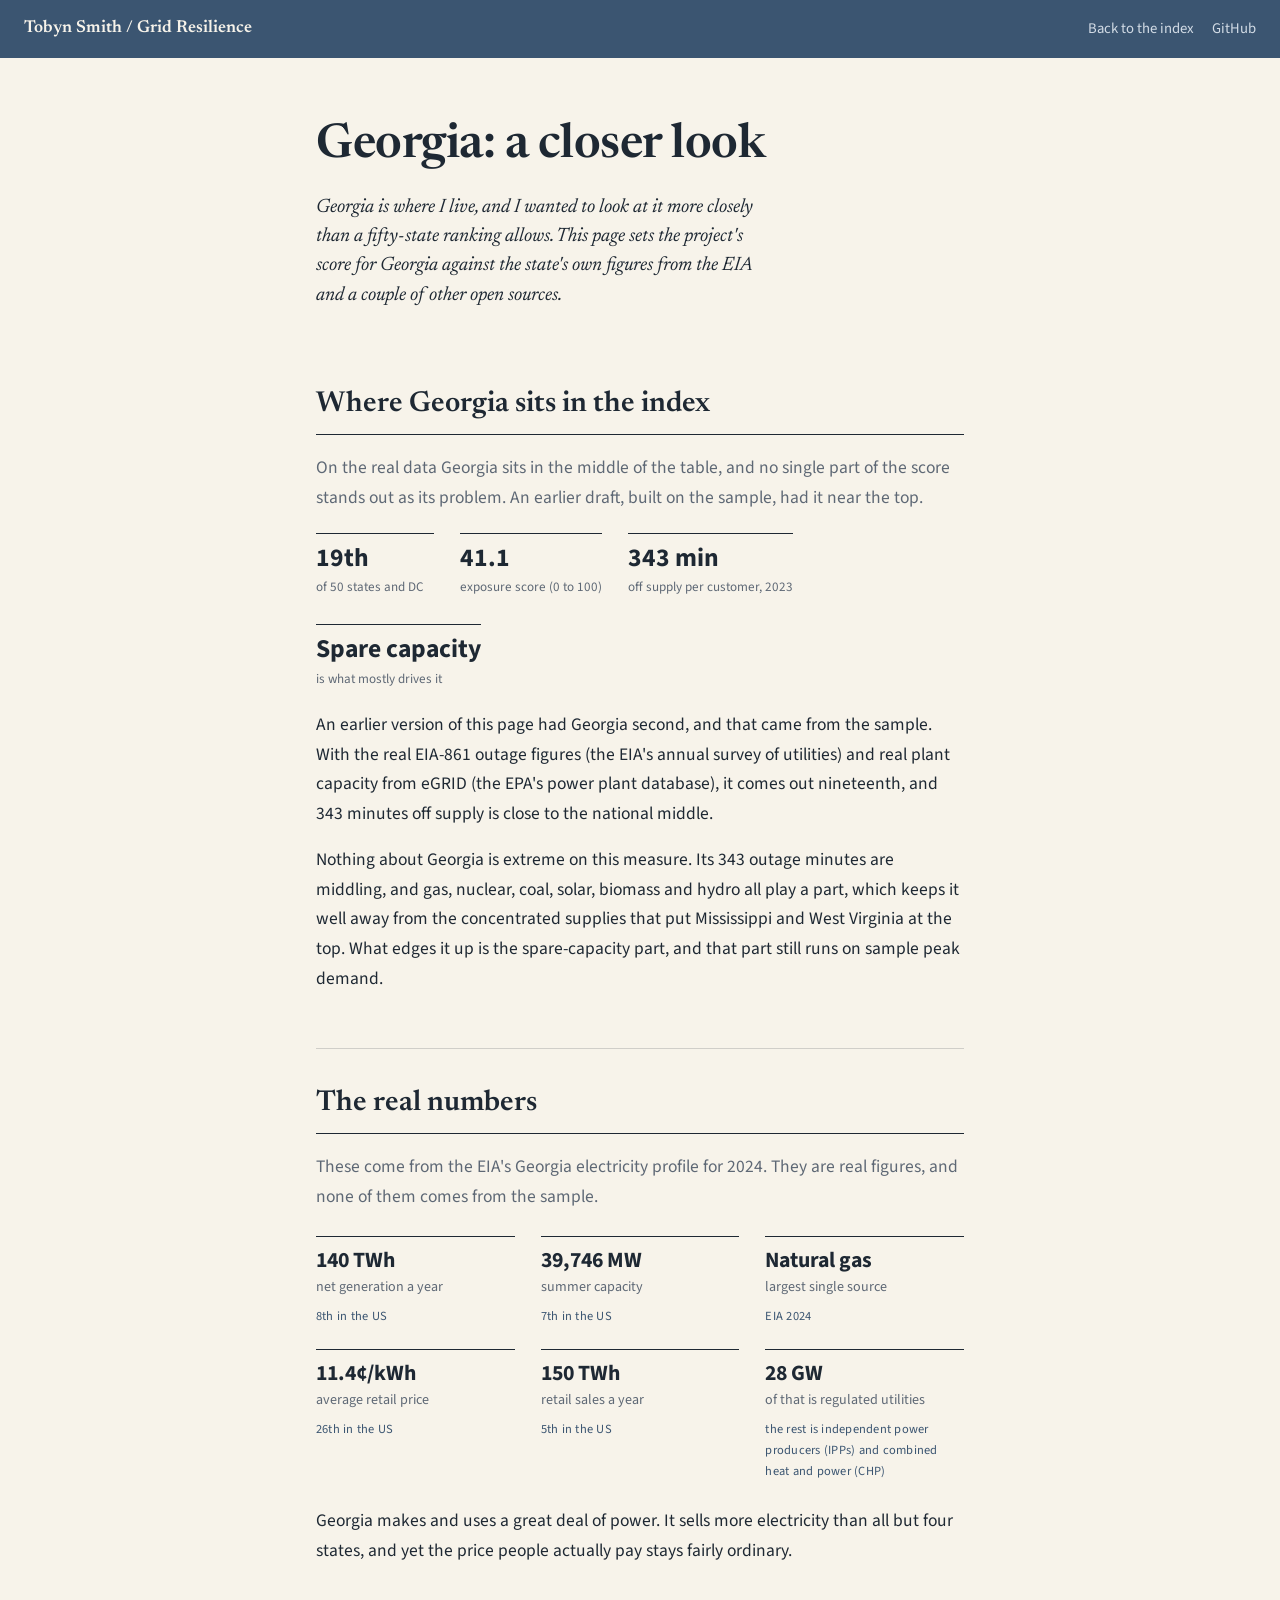
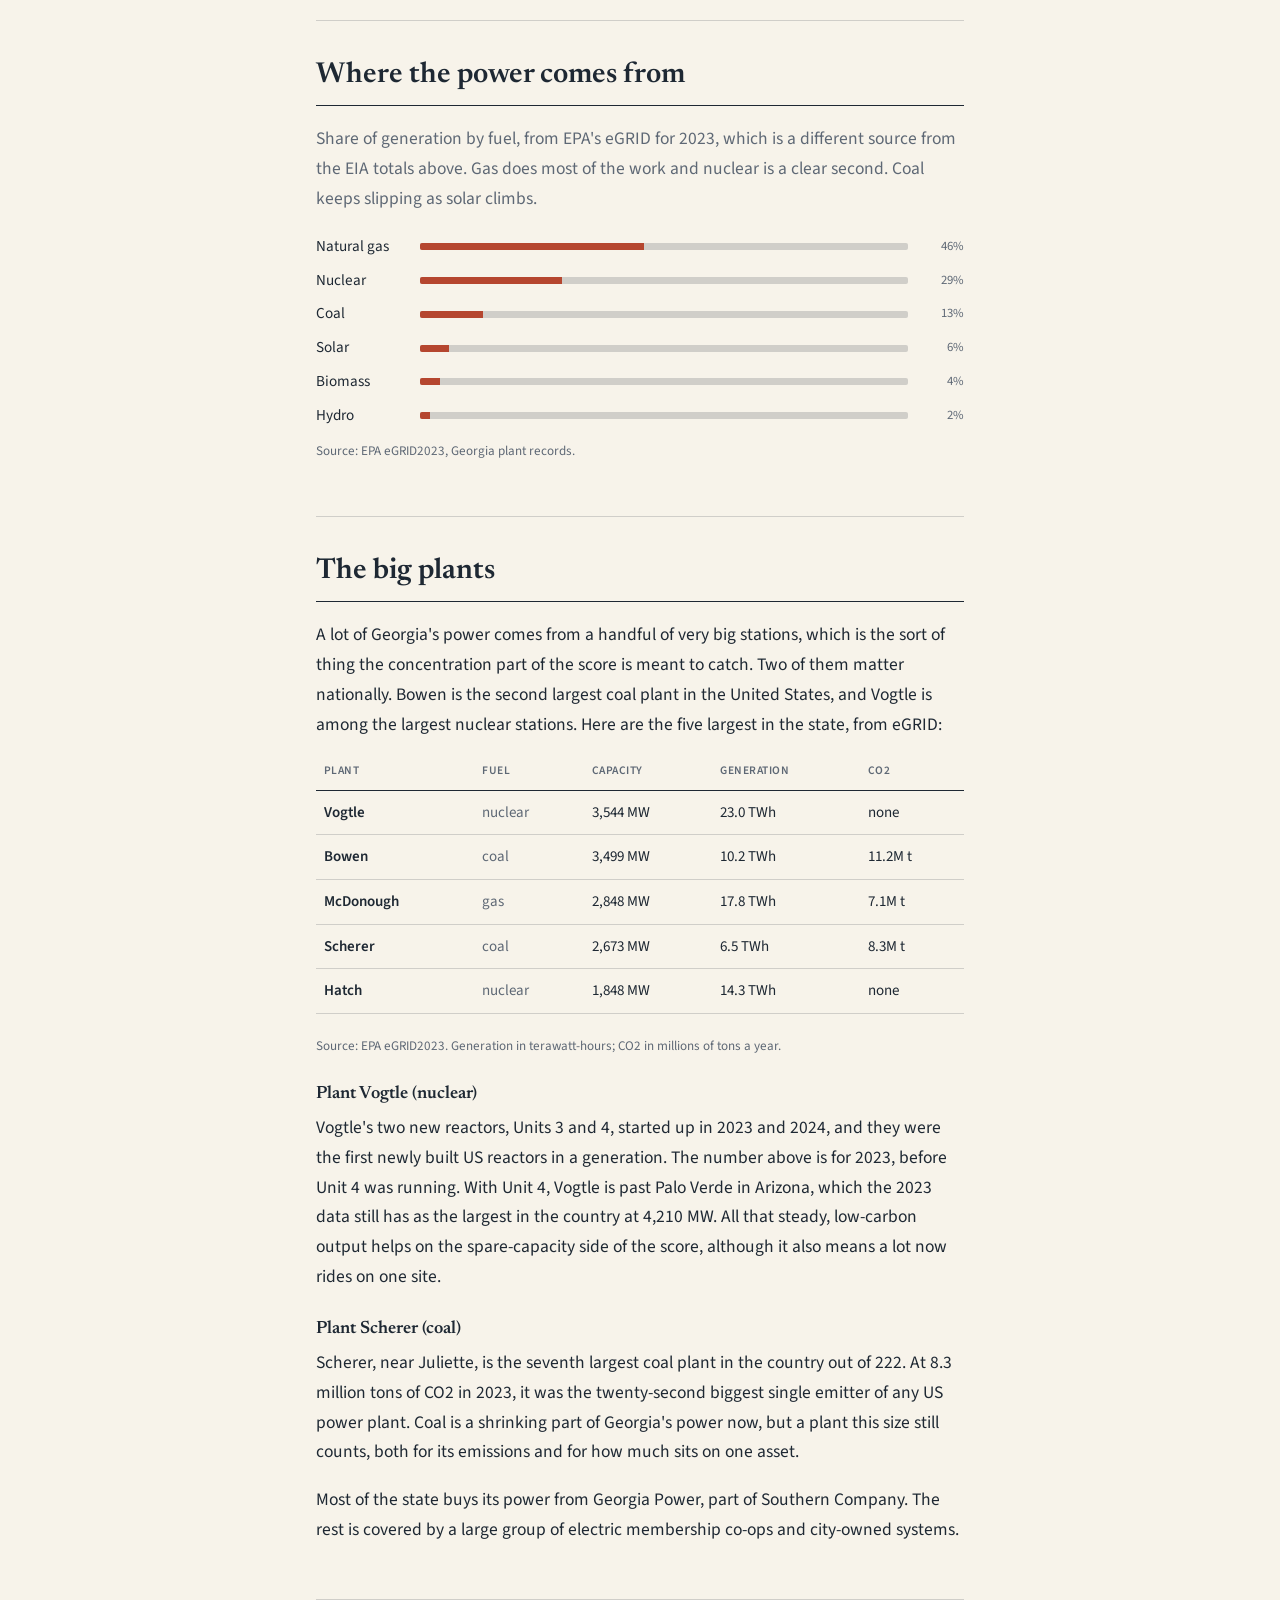
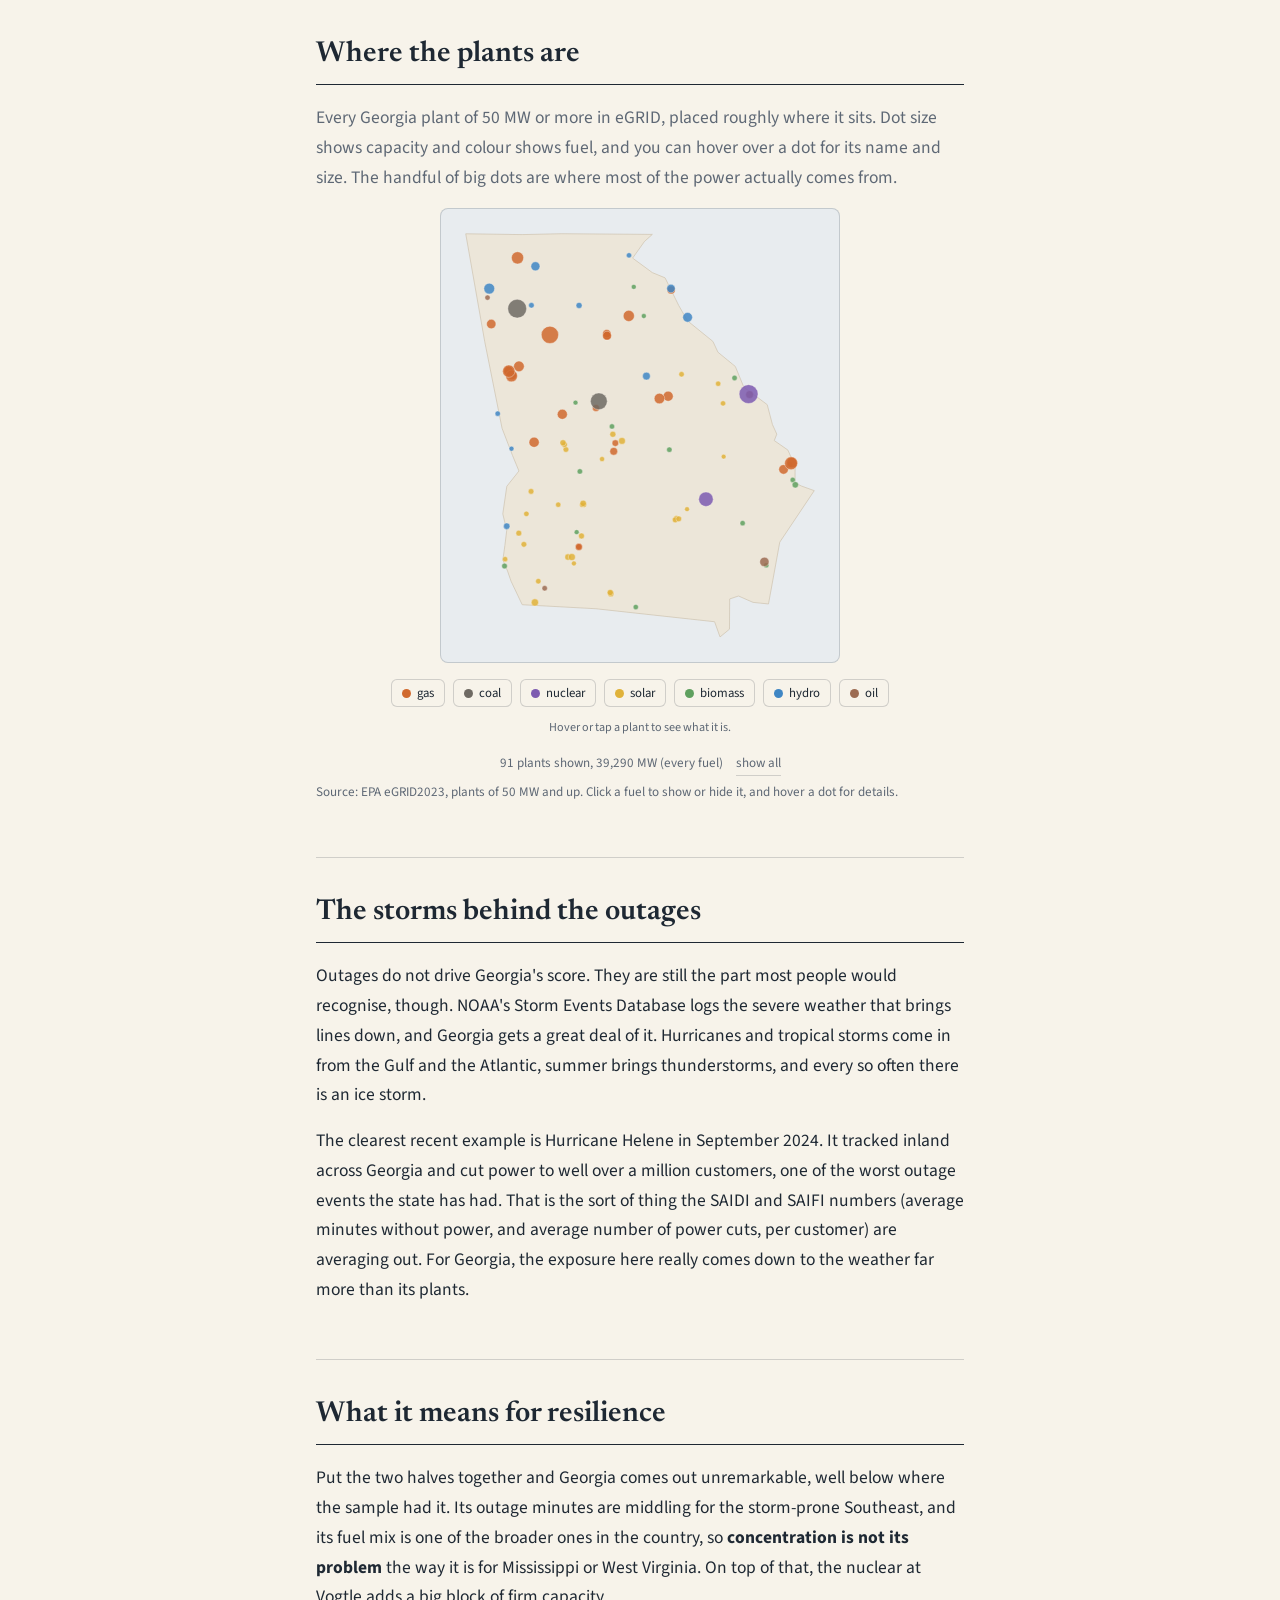
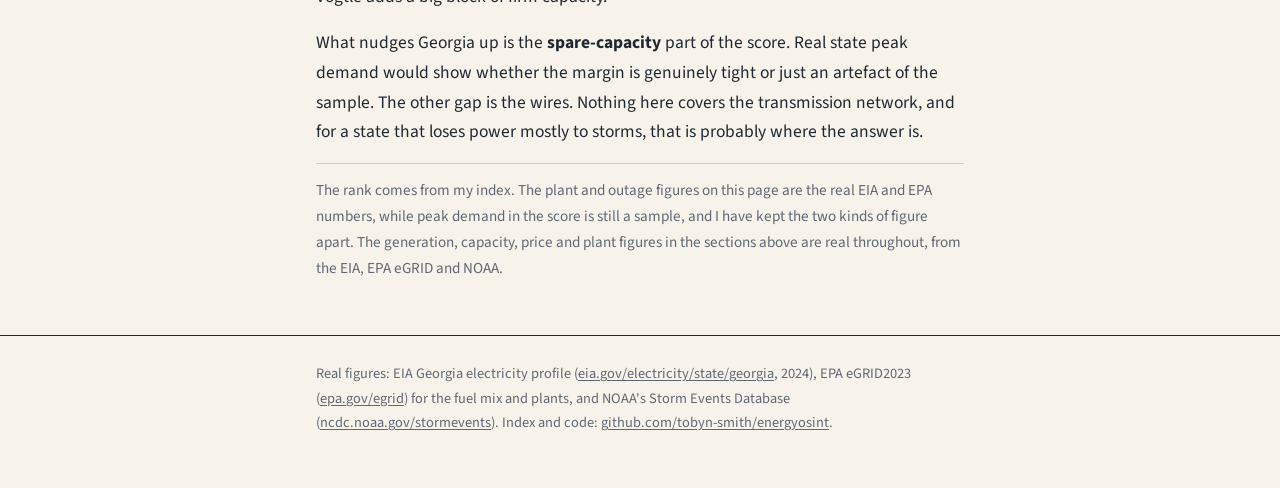
<file: docs/georgia.html>
<!DOCTYPE html>
<html lang="en">
<head>
  <meta charset="utf-8">
  <meta name="viewport" content="width=device-width, initial-scale=1">
  <title>Georgia: a closer look | Grid Resilience Exposure Index</title>
  <meta name="description" content="A closer look at Georgia's electricity system, setting the exposure score next to real EIA figures.">
  <link rel="icon" href="data:image/svg+xml,<svg xmlns='http://www.w3.org/2000/svg' viewBox='0 0 32 32'><rect width='32' height='32' fill='%233B5571'/><rect x='6' y='19' width='5' height='7' fill='%23F7F3EA'/><rect x='13.5' y='13' width='5' height='13' fill='%23e08a63'/><rect x='21' y='7' width='5' height='19' fill='%23b5462f'/></svg>">
  <meta name="theme-color" content="#F7F3EA">
  <meta property="og:type" content="article">
  <meta property="og:title" content="Georgia: a closer look">
  <meta property="og:description" content="Georgia's electricity system in more detail, with the exposure score set next to real EIA, EPA and NOAA figures and a map of every large power plant.">
  <meta property="og:url" content="https://tobyn-smith.github.io/energyosint/georgia.html">
  <meta property="og:image" content="https://tobyn-smith.github.io/energyosint/assets/og.png">
  <meta name="twitter:card" content="summary_large_image">
  <link rel="preconnect" href="https://fonts.googleapis.com">
  <link rel="preconnect" href="https://fonts.gstatic.com" crossorigin>
  <link href="https://fonts.googleapis.com/css2?family=Newsreader:ital,opsz,wght@0,6..72,400;0,6..72,600;0,6..72,700;1,6..72,400&family=Source+Sans+3:ital,wght@0,400;0,500;0,600;0,700&family=JetBrains+Mono:wght@400;500&display=swap" rel="stylesheet">
  <link rel="stylesheet" href="style.css">
  <style>
    /* page-specific layout for the Georgia write-up */
    .hero { padding: 62px 0 14px; }
    section { padding: 38px 0; }
    section + section { border-top: 1px solid var(--hair); }
    h3 { margin: 22px 0 4px; }
    ul { padding-left: 20px; } li { margin: 6px 0; }
    .note { border-top: 1px solid var(--hair); padding-top: 14px; color: var(--gray); font-size: .95rem; }

    .stats { display: grid; grid-template-columns: repeat(3, 1fr); gap: 22px 26px; margin: 24px 0; }
    .stats div { border-top: 1px solid var(--ink); padding-top: 11px; }
    .stats br { display: none; }
    .stats b { display: block; font-size: 1.36rem; font-weight: 700; line-height: 1.15; font-variant-numeric: tabular-nums; }
    .stats span { display: block; font-size: .88rem; color: var(--gray); margin-top: 3px; }
    .stats small { display: block; margin-top: 6px; color: var(--accent);
      font-size: .78rem; letter-spacing: .02em; }
    @media (max-width: 560px) { .stats { grid-template-columns: repeat(2, 1fr); } }

    .rank { display: flex; flex-wrap: wrap; gap: 26px; margin: 20px 0 0; }
    .rank div { display: flex; flex-direction: column; border-top: 1px solid var(--ink); padding-top: 10px; min-width: 118px; }
    .rank b { font-size: 1.6rem; font-weight: 700; line-height: 1.1; }
    .rank span { font-size: .82rem; color: var(--gray); margin-top: 4px; }

    .mix { margin: 20px 0 0; }
    .mix .row { display: grid; grid-template-columns: 92px 1fr 44px; align-items: center; gap: 12px; margin: 8px 0; font-size: .95rem; }
    .mix .track { height: 7px; }
    .mix .pct { font-variant-numeric: tabular-nums; color: var(--gray); text-align: right; font-size: .8rem; }

    .tablewrap { overflow-x: auto; margin: 22px 0; }
    table.plants { min-width: 430px; font-size: .94rem; }
    table.plants td.name { font-weight: 600; font-variant-numeric: normal; }
    table.plants td.fuel { color: var(--gray); font-variant-numeric: normal; }
    .src { font-size: .82rem; line-height: 1.6; color: var(--gray); }

    .gamap { width: 100%; max-width: 400px; height: auto; display: block; margin: 10px auto 0; }
    .ga-outline { fill: var(--panel); stroke: #CFC5B2; stroke-width: 1.1; }
    .dot { stroke: var(--paper); stroke-width: .6; fill-opacity: .85; cursor: pointer; transition: stroke .1s; }
    .dot:hover, .dot.hi { stroke: var(--ink); stroke-width: 1.8; fill-opacity: 1; }
    .dot.off { display: none; }
    table.plants tr[data-plant] { cursor: default; }
    table.plants tr[data-plant]:hover td { background: var(--panel); }
    .d-gas { fill: #d0692e; } .d-coal { fill: #6f6a63; } .d-nuc { fill: #7d5bb0; } .d-sol { fill: #e0b23a; }
    .d-bio { fill: #5fa05f; } .d-hyd { fill: #3f86c4; } .d-oil { fill: #9c6b52; }

    .maplegend { display: flex; flex-wrap: wrap; gap: 7px 8px; justify-content: center; margin: 16px 0 0; }
    .maplegend .lg { display: inline-flex; align-items: center; gap: 6px; font-family: "Source Sans 3", sans-serif;
      font-size: .8rem; color: var(--ink);
      background: var(--cream); border: 1px solid var(--hair); border-radius: var(--radius); padding: 4px 10px; cursor: pointer; transition: opacity .1s; }
    .maplegend .lg:hover { border-color: var(--gray); color: var(--ink); }
    .maplegend .lg[aria-pressed="false"] { opacity: .38; }
    .maplegend i { width: 9px; height: 9px; border-radius: 50%; display: inline-block; }
    .mapcount { text-align: center; font-size: .82rem; color: var(--gray); margin: 14px 0 0; }
    .mapcount button { font: inherit; color: var(--gray); background: none; border: none;
      border-bottom: 1px solid var(--hair); cursor: pointer; padding: 0 0 1px; margin-left: 10px; }
    .mapcount button:hover { color: var(--ink); border-color: var(--ink); }

    @media print { header.bar, .maptip { display: none !important; } body { background: #fff; color: #000; } }
  </style>
</head>
<body>

  <header class="bar">
    <div class="wrap">
      <span class="wordmark"><a href="https://tobynsmith.me/" style="color:inherit;text-decoration:none">Tobyn Smith</a> / Grid Resilience</span>
      <nav>
        <a href="index.html">Back to the index</a>
        <a href="https://github.com/tobyn-smith/energyosint">GitHub</a>
      </nav>
    </div>
  </header>

  <main class="wrap">

    <div class="hero">
      <h1>Georgia: a closer look</h1>
      <p class="stand">Georgia is where I live, and I wanted to look at it more closely than a fifty-state ranking allows. This page sets the project's score for Georgia against the state's own figures from the EIA and a couple of other open sources.</p>
    </div>

    <section>
      <h2>Where Georgia sits in the index</h2>
      <p class="lead">On the real data Georgia sits in the middle of the table, and no single part of the score stands out as its problem. An earlier draft, built on the sample, had it near the top.</p>
      <div class="rank">
        <div><b>19th</b><span>of 50 states and DC</span></div>
        <div><b>41.1</b><span>exposure score (0 to 100)</span></div>
        <div><b>343 min</b><span>off supply per customer, 2023</span></div>
        <div><b>Spare capacity</b><span>is what mostly drives it</span></div>
      </div>
      <p style="margin-top:20px">An earlier version of this page had Georgia second, and that came from the sample. With the real EIA-861 outage figures (the EIA's annual survey of utilities) and real plant capacity from eGRID (the EPA's power plant database), it comes out nineteenth, and 343 minutes off supply is close to the national middle.</p>
      <p>Nothing about Georgia is extreme on this measure. Its 343 outage minutes are middling, and gas, nuclear, coal, solar, biomass and hydro all play a part, which keeps it well away from the concentrated supplies that put Mississippi and West Virginia at the top. What edges it up is the spare-capacity part, and that part still runs on sample peak demand.</p>
    </section>

    <section>
      <h2>The real numbers</h2>
      <p class="lead">These come from the EIA's Georgia electricity profile for 2024. They are real figures, and none of them comes from the sample.</p>
      <div class="stats">
        <div><b>140 TWh</b><span>net generation a year</span><br><small>8th in the US</small></div>
        <div><b>39,746 MW</b><span>summer capacity</span><br><small>7th in the US</small></div>
        <div><b>Natural gas</b><span>largest single source</span><br><small>EIA 2024</small></div>
        <div><b>11.4&cent;/kWh</b><span>average retail price</span><br><small>26th in the US</small></div>
        <div><b>150 TWh</b><span>retail sales a year</span><br><small>5th in the US</small></div>
        <div><b>28 GW</b><span>of that is regulated utilities</span><br><small>the rest is independent power producers (IPPs) and combined heat and power (CHP)</small></div>
      </div>
      <p>Georgia makes and uses a great deal of power. It sells more electricity than all but four states, and yet the price people actually pay stays fairly ordinary.</p>
    </section>

    <section>
      <h2>Where the power comes from</h2>
      <p class="lead">Share of generation by fuel, from EPA's eGRID for 2023, which is a different source from the EIA totals above. Gas does most of the work and nuclear is a clear second. Coal keeps slipping as solar climbs.</p>
      <div class="mix">
        <div class="row"><span>Natural gas</span><div class="track"><i style="width:46%"></i></div><span class="pct">46%</span></div>
        <div class="row"><span>Nuclear</span><div class="track"><i style="width:29%"></i></div><span class="pct">29%</span></div>
        <div class="row"><span>Coal</span><div class="track"><i style="width:13%"></i></div><span class="pct">13%</span></div>
        <div class="row"><span>Solar</span><div class="track"><i style="width:6%"></i></div><span class="pct">6%</span></div>
        <div class="row"><span>Biomass</span><div class="track"><i style="width:4%"></i></div><span class="pct">4%</span></div>
        <div class="row"><span>Hydro</span><div class="track"><i style="width:2%"></i></div><span class="pct">2%</span></div>
      </div>
      <p class="src" style="margin-top:12px">Source: EPA eGRID2023, Georgia plant records.</p>
    </section>

    <section>
      <h2>The big plants</h2>
      <p>A lot of Georgia's power comes from a handful of very big stations, which is the sort of thing the concentration part of the score is meant to catch. Two of them matter nationally. Bowen is the second largest coal plant in the United States, and Vogtle is among the largest nuclear stations. Here are the five largest in the state, from eGRID:</p>

      <div class="tablewrap">
      <table class="plants">
        <thead><tr><th>Plant</th><th>Fuel</th><th>Capacity</th><th>Generation</th><th>CO2</th></tr></thead>
        <tbody>
          <tr data-plant="Vogtle"><td class="name">Vogtle</td><td class="fuel">nuclear</td><td>3,544 MW</td><td>23.0 TWh</td><td>none</td></tr>
          <tr data-plant="Bowen"><td class="name">Bowen</td><td class="fuel">coal</td><td>3,499 MW</td><td>10.2 TWh</td><td>11.2M t</td></tr>
          <tr data-plant="Jack McDonough"><td class="name">McDonough</td><td class="fuel">gas</td><td>2,848 MW</td><td>17.8 TWh</td><td>7.1M t</td></tr>
          <tr data-plant="Scherer"><td class="name">Scherer</td><td class="fuel">coal</td><td>2,673 MW</td><td>6.5 TWh</td><td>8.3M t</td></tr>
          <tr data-plant="Edwin I Hatch"><td class="name">Hatch</td><td class="fuel">nuclear</td><td>1,848 MW</td><td>14.3 TWh</td><td>none</td></tr>
        </tbody>
      </table>
      </div>
      <p class="src">Source: EPA eGRID2023. Generation in terawatt-hours; CO2 in millions of tons a year.</p>

      <h3>Plant Vogtle (nuclear)</h3>
      <p>Vogtle's two new reactors, Units 3 and 4, started up in 2023 and 2024, and they were the first newly built US reactors in a generation. The number above is for 2023, before Unit 4 was running. With Unit 4, Vogtle is past Palo Verde in Arizona, which the 2023 data still has as the largest in the country at 4,210 MW. All that steady, low-carbon output helps on the spare-capacity side of the score, although it also means a lot now rides on one site.</p>

      <h3>Plant Scherer (coal)</h3>
      <p>Scherer, near Juliette, is the seventh largest coal plant in the country out of 222. At 8.3 million tons of CO2 in 2023, it was the twenty-second biggest single emitter of any US power plant. Coal is a shrinking part of Georgia's power now, but a plant this size still counts, both for its emissions and for how much sits on one asset.</p>

      <p style="margin-top:18px">Most of the state buys its power from Georgia Power, part of Southern Company. The rest is covered by a large group of electric membership co-ops and city-owned systems.</p>
    </section>

    <section>
      <h2>Where the plants are</h2>
      <p class="lead">Every Georgia plant of 50 MW or more in eGRID, placed roughly where it sits. Dot size shows capacity and colour shows fuel, and you can hover over a dot for its name and size. The handful of big dots are where most of the power actually comes from.</p>
      <svg viewBox="0 0 552 634" class="gamap" xmlns="http://www.w3.org/2000/svg" role="img" aria-label="Map of Georgia power plants">
  <path class="ga-outline" d="M 83.7,534.6 78.4,519.3 71.4,502.7 74.4,481.4 77.2,458.5 71.3,434.0 77.3,392.8 95.4,370.0 85.8,346.8 70.2,306.2 44.4,177.2 16.0,16.1 100.2,17.3 158.5,16.0 294.4,17.0 282.5,27.8 265.0,52.4 294.4,74.0 313.4,81.8 333.7,122.9 346.8,145.9 384.8,176.7 392.3,192.8 418.2,214.0 430.9,244.9 465.8,271.0 473.6,300.7 480.1,315.0 476.3,324.6 496.7,338.8 507.4,363.1 507.3,387.8 517.3,392.6 536.0,399.3 484.5,476.2 467.7,568.4 444.6,566.0 423.0,556.5 409.8,560.9 409.5,606.0 395.4,617.6 387.3,594.9 210.2,575.5 100.3,569.5 83.7,534.6 Z"/>
  <circle class="dot d-sol" cx="400.8" cy="348.6" r="3.6" data-n="Live Oak Solar, LLC" data-f="solar" data-c="51"><title>Live Oak Solar, LLC, solar, 51 MW</title></circle>
  <circle class="dot d-sol" cx="346.2" cy="427.0" r="3.6" data-n="Hazlehurst II" data-f="solar" data-c="52"><title>Hazlehurst II, solar, 52 MW</title></circle>
  <circle class="dot d-bio" cx="181.5" cy="461.2" r="3.7" data-n="Albany Green Energy LLC" data-f="biomass" data-c="54"><title>Albany Green Energy LLC, biomass, 54 MW</title></circle>
  <circle class="dot d-sol" cx="177.4" cy="507.9" r="3.7" data-n="OE_GA3" data-f="solar" data-c="58"><title>OE_GA3, solar, 58 MW</title></circle>
  <circle class="dot d-bio" cx="266.7" cy="95.3" r="3.7" data-n="GRP Franklin Renewable Energy Facility" data-f="biomass" data-c="58"><title>GRP Franklin Renewable Energy Facility, biomass, 58 MW</title></circle>
  <circle class="dot d-bio" cx="281.7" cy="138.8" r="3.7" data-n="GRP Madison Renewable Energy Facility" data-f="biomass" data-c="58"><title>GRP Madison Renewable Energy Facility, biomass, 58 MW</title></circle>
  <circle class="dot d-bio" cx="179.8" cy="268.0" r="3.7" data-n="Piedmont Green Power" data-f="biomass" data-c="60"><title>Piedmont Green Power, biomass, 60 MW</title></circle>
  <circle class="dot d-hyd" cx="84.3" cy="336.7" r="3.7" data-n="Oliver Dam" data-f="hydro" data-c="60"><title>Oliver Dam, hydro, 60 MW</title></circle>
  <circle class="dot d-sol" cx="192.7" cy="420.7" r="3.7" data-n="SR DeSoto III" data-f="solar" data-c="60"><title>SR DeSoto III, solar, 60 MW</title></circle>
  <circle class="dot d-sol" cx="189.6" cy="420.4" r="3.8" data-n="SR DeSoto II" data-f="solar" data-c="65"><title>SR DeSoto II, solar, 65 MW</title></circle>
  <circle class="dot d-sol" cx="219.4" cy="352.2" r="3.8" data-n="SR Perry" data-f="solar" data-c="68"><title>SR Perry, solar, 68 MW</title></circle>
  <circle class="dot d-bio" cx="429.1" cy="447.8" r="3.9" data-n="Jesup Plant" data-f="biomass" data-c="70"><title>Jesup Plant, biomass, 70 MW</title></circle>
  <circle class="dot d-bio" cx="269.7" cy="573.0" r="3.9" data-n="PCA-Valdosta Mill" data-f="biomass" data-c="70"><title>PCA-Valdosta Mill, biomass, 70 MW</title></circle>
  <circle class="dot d-sol" cx="392.6" cy="239.8" r="3.9" data-n="Hobnail Solar" data-f="solar" data-c="70"><title>Hobnail Solar, solar, 70 MW</title></circle>
  <circle class="dot d-sol" cx="74.8" cy="501.5" r="3.9" data-n="SR Cedar Springs, LLC" data-f="solar" data-c="70"><title>SR Cedar Springs, LLC, solar, 70 MW</title></circle>
  <circle class="dot d-oil" cx="48.5" cy="111.3" r="3.9" data-n="Inland Paperboard Packaging Rome" data-f="oil" data-c="70"><title>Inland Paperboard Packaging Rome, oil, 70 MW</title></circle>
  <circle class="dot d-hyd" cx="259.6" cy="48.2" r="3.9" data-n="Tallulah Falls" data-f="hydro" data-c="72"><title>Tallulah Falls, hydro, 72 MW</title></circle>
  <circle class="dot d-bio" cx="464.3" cy="510.6" r="3.9" data-n="Brunswick Cellulose" data-f="biomass" data-c="72"><title>Brunswick Cellulose, biomass, 72 MW</title></circle>
  <circle class="dot d-bio" cx="503.9" cy="383.3" r="3.9" data-n="Port Wentworth Mill" data-f="biomass" data-c="72"><title>Port Wentworth Mill, biomass, 72 MW</title></circle>
  <circle class="dot d-hyd" cx="63.7" cy="284.4" r="3.9" data-n="West Point (GA)" data-f="hydro" data-c="73"><title>West Point (GA), hydro, 73 MW</title></circle>
  <circle class="dot d-bio" cx="234.2" cy="303.5" r="3.9" data-n="Riverwood International Macon Mill" data-f="biomass" data-c="73"><title>Riverwood International Macon Mill, biomass, 73 MW</title></circle>
  <circle class="dot d-sol" cx="154.0" cy="420.3" r="3.9" data-n="SR Terrell" data-f="solar" data-c="74"><title>SR Terrell, solar, 74 MW</title></circle>
  <circle class="dot d-sol" cx="399.9" cy="269.1" r="3.9" data-n="White Oak Solar, LLC" data-f="solar" data-c="76"><title>White Oak Solar, LLC, solar, 76 MW</title></circle>
  <circle class="dot d-bio" cx="186.3" cy="370.6" r="4.0" data-n="Flint River Operations" data-f="biomass" data-c="77"><title>Flint River Operations, biomass, 77 MW</title></circle>
  <circle class="dot d-sol" cx="124.3" cy="534.4" r="4.0" data-n="Decatur Parkway Solar Project, LLC" data-f="solar" data-c="80"><title>Decatur Parkway Solar Project, LLC, solar, 80 MW</title></circle>
  <circle class="dot d-sol" cx="338.0" cy="225.7" r="4.0" data-n="Bulldog Solar LLC" data-f="solar" data-c="80"><title>Bulldog Solar LLC, solar, 80 MW</title></circle>
  <circle class="dot d-sol" cx="106.5" cy="433.9" r="4.0" data-n="Lancaster Solar GA" data-f="solar" data-c="80"><title>Lancaster Solar GA, solar, 80 MW</title></circle>
  <circle class="dot d-oil" cx="133.8" cy="544.9" r="4.0" data-n="Walton Bainbridge Power Facility" data-f="oil" data-c="80"><title>Walton Bainbridge Power Facility, oil, 80 MW</title></circle>
  <circle class="dot d-bio" cx="319.8" cy="338.2" r="4.0" data-n="WestRock Southeast, LLC." data-f="biomass" data-c="82"><title>WestRock Southeast, LLC., biomass, 82 MW</title></circle>
  <circle class="dot d-bio" cx="417.1" cy="231.2" r="4.0" data-n="Graphic Packaging International Augusta Mill" data-f="biomass" data-c="85"><title>Graphic Packaging International Augusta Mill, biomass, 85 MW</title></circle>
  <circle class="dot d-sol" cx="330.2" cy="440.5" r="4.1" data-n="Snipesville" data-f="solar" data-c="86"><title>Snipesville, solar, 86 MW</title></circle>
  <circle class="dot d-hyd" cx="114.0" cy="122.8" r="4.1" data-n="Allatoona" data-f="hydro" data-c="87"><title>Allatoona, hydro, 87 MW</title></circle>
  <circle class="dot d-gas" cx="184.8" cy="483.2" r="4.2" data-n="Sowega Power Project" data-f="gas" data-c="100"><title>Sowega Power Project, gas, 100 MW</title></circle>
  <circle class="dot d-sol" cx="113.5" cy="400.4" r="4.2" data-n="SR Lumpkin" data-f="solar" data-c="100"><title>SR Lumpkin, solar, 100 MW</title></circle>
  <circle class="dot d-bio" cx="73.9" cy="511.8" r="4.2" data-n="Georgia-Pacific Cedar Springs" data-f="biomass" data-c="101"><title>Georgia-Pacific Cedar Springs, biomass, 101 MW</title></circle>
  <circle class="dot d-sol" cx="165.5" cy="337.9" r="4.2" data-n="White Pine Solar, LLC" data-f="solar" data-c="101"><title>White Pine Solar, LLC, solar, 101 MW</title></circle>
  <circle class="dot d-sol" cx="102.8" cy="479.4" r="4.2" data-n="SR Arlington II" data-f="solar" data-c="102"><title>SR Arlington II, solar, 102 MW</title></circle>
  <circle class="dot d-sol" cx="163.4" cy="330.7" r="4.2" data-n="Butler Solar Project 103" data-f="solar" data-c="104"><title>Butler Solar Project 103, solar, 104 MW</title></circle>
  <circle class="dot d-sol" cx="95.2" cy="462.7" r="4.3" data-n="SR Clay, LLC" data-f="solar" data-c="106"><title>SR Clay, LLC, solar, 106 MW</title></circle>
  <circle class="dot d-sol" cx="328.5" cy="442.9" r="4.3" data-n="SR Snipesville III" data-f="solar" data-c="107"><title>SR Snipesville III, solar, 107 MW</title></circle>
  <circle class="dot d-sol" cx="333.8" cy="441.4" r="4.3" data-n="SR Snipesville II" data-f="solar" data-c="107"><title>SR Snipesville II, solar, 107 MW</title></circle>
  <circle class="dot d-sol" cx="188.7" cy="466.9" r="4.4" data-n="Dougherty County Solar, LLC" data-f="solar" data-c="120"><title>Dougherty County Solar, LLC, solar, 120 MW</title></circle>
  <circle class="dot d-sol" cx="235.5" cy="315.2" r="4.5" data-n="Robins Air Force Base Solar" data-f="solar" data-c="128"><title>Robins Air Force Base Solar, solar, 128 MW</title></circle>
  <circle class="dot d-hyd" cx="185.1" cy="123.0" r="4.5" data-n="Buford" data-f="hydro" data-c="131"><title>Buford, hydro, 131 MW</title></circle>
  <circle class="dot d-oil" cx="499.2" cy="360.6" r="4.6" data-n="Savannah River Mill" data-f="oil" data-c="140"><title>Savannah River Mill, oil, 140 MW</title></circle>
  <circle class="dot d-sol" cx="161.1" cy="327.9" r="4.6" data-n="Taylor County Solar" data-f="solar" data-c="148"><title>Taylor County Solar, solar, 148 MW</title></circle>
  <circle class="dot d-sol" cx="232.5" cy="553.0" r="4.6" data-n="Quitman Solar" data-f="solar" data-c="150"><title>Quitman Solar, solar, 150 MW</title></circle>
  <circle class="dot d-sol" cx="231.6" cy="551.3" r="4.6" data-n="Quitman II Solar" data-f="solar" data-c="150"><title>Quitman II Solar, solar, 150 MW</title></circle>
  <circle class="dot d-bio" cx="507.7" cy="390.6" r="4.7" data-n="International Paper Savanna Mill" data-f="biomass" data-c="154"><title>International Paper Savanna Mill, biomass, 154 MW</title></circle>
  <circle class="dot d-sol" cx="191.2" cy="418.3" r="4.8" data-n="SR DeSoto I, LLC" data-f="solar" data-c="165"><title>SR DeSoto I, LLC, solar, 165 MW</title></circle>
  <circle class="dot d-hyd" cx="77.2" cy="452.3" r="4.8" data-n="Walter F George" data-f="hydro" data-c="168"><title>Walter F George, hydro, 168 MW</title></circle>
  <circle class="dot d-sol" cx="168.6" cy="498.4" r="4.8" data-n="Camilla Solar Energy Project" data-f="solar" data-c="171"><title>Camilla Solar Energy Project, solar, 171 MW</title></circle>
  <circle class="dot d-gas" cx="239.2" cy="328.4" r="4.9" data-n="Robins" data-f="gas" data-c="184"><title>Robins, gas, 184 MW</title></circle>
  <circle class="dot d-sol" cx="249.1" cy="325.1" r="5.1" data-n="Twiggs Solar" data-f="solar" data-c="204"><title>Twiggs Solar, solar, 204 MW</title></circle>
  <circle class="dot d-sol" cx="174.3" cy="498.4" r="5.3" data-n="Hickory Park Solar Hybrid" data-f="solar" data-c="236"><title>Hickory Park Solar Hybrid, solar, 236 MW</title></circle>
  <circle class="dot d-gas" cx="210.3" cy="275.9" r="5.3" data-n="Smarr Energy Facility" data-f="gas" data-c="242"><title>Smarr Energy Facility, gas, 242 MW</title></circle>
  <circle class="dot d-gas" cx="184.8" cy="483.2" r="5.3" data-n="Baconton Power" data-f="gas" data-c="242"><title>Baconton Power, gas, 242 MW</title></circle>
  <circle class="dot d-sol" cx="119.2" cy="566.1" r="5.4" data-n="Cool Springs Solar (Hybrid)" data-f="solar" data-c="253"><title>Cool Springs Solar (Hybrid), solar, 253 MW</title></circle>
  <circle class="dot d-oil" cx="439.5" cy="256.0" r="5.8" data-n="Allen B Wilson Combustion Turbine Plant" data-f="oil" data-c="318"><title>Allen B Wilson Combustion Turbine Plant, oil, 318 MW</title></circle>
  <circle class="dot d-hyd" cx="285.6" cy="228.4" r="5.8" data-n="Wallace Dam" data-f="hydro" data-c="321"><title>Wallace Dam, hydro, 321 MW</title></circle>
  <circle class="dot d-gas" cx="236.8" cy="340.6" r="5.8" data-n="Mid-Georgia Cogeneration" data-f="gas" data-c="323"><title>Mid-Georgia Cogeneration, gas, 323 MW</title></circle>
  <circle class="dot d-gas" cx="322.5" cy="100.0" r="6.0" data-n="Hartwell Energy Facility" data-f="gas" data-c="360"><title>Hartwell Energy Facility, gas, 360 MW</title></circle>
  <circle class="dot d-gas" cx="226.8" cy="168.5" r="6.1" data-n="MPC Generating" data-f="gas" data-c="386"><title>MPC Generating, gas, 386 MW</title></circle>
  <circle class="dot d-gas" cx="226.4" cy="165.1" r="6.2" data-n="Doyle Energy Facility" data-f="gas" data-c="409"><title>Doyle Energy Facility, gas, 409 MW</title></circle>
  <circle class="dot d-hyd" cx="322.2" cy="97.8" r="6.3" data-n="Hartwell Lake" data-f="hydro" data-c="420"><title>Hartwell Lake, hydro, 420 MW</title></circle>
  <circle class="dot d-gas" cx="226.8" cy="168.1" r="6.6" data-n="Walton County Power" data-f="gas" data-c="494"><title>Walton County Power, gas, 494 MW</title></circle>
  <circle class="dot d-gas" cx="85.3" cy="227.3" r="6.6" data-n="Hawk Road Energy Facility" data-f="gas" data-c="495"><title>Hawk Road Energy Facility, gas, 495 MW</title></circle>
  <circle class="dot d-hyd" cx="120.0" cy="64.6" r="6.7" data-n="Carters" data-f="hydro" data-c="500"><title>Carters, hydro, 500 MW</title></circle>
  <circle class="dot d-gas" cx="80.1" cy="221.0" r="6.8" data-n="Chattahoochee Energy Facility" data-f="gas" data-c="540"><title>Chattahoochee Energy Facility, gas, 540 MW</title></circle>
  <circle class="dot d-oil" cx="461.6" cy="505.6" r="6.9" data-n="McManus" data-f="oil" data-c="560"><title>McManus, oil, 560 MW</title></circle>
  <circle class="dot d-gas" cx="54.1" cy="150.7" r="7.0" data-n="Sewell Creek Energy" data-f="gas" data-c="570"><title>Sewell Creek Energy, gas, 570 MW</title></circle>
  <circle class="dot d-gas" cx="79.9" cy="220.9" r="7.1" data-n="Wansley (7946)" data-f="gas" data-c="594"><title>Wansley (7946), gas, 594 MW</title></circle>
  <circle class="dot d-gas" cx="490.2" cy="367.6" r="7.1" data-n="Bobby C. Smith Jr. Energy Facility" data-f="gas" data-c="597"><title>Bobby C. Smith Jr. Energy Facility, gas, 597 MW</title></circle>
  <circle class="dot d-hyd" cx="347.0" cy="140.7" r="7.2" data-n="Richard B Russell" data-f="hydro" data-c="628"><title>Richard B Russell, hydro, 628 MW</title></circle>
  <circle class="dot d-gas" cx="318.0" cy="258.4" r="7.5" data-n="AL Sandersville Energy Facility" data-f="gas" data-c="692"><title>AL Sandersville Energy Facility, gas, 692 MW</title></circle>
  <circle class="dot d-gas" cx="160.1" cy="285.4" r="7.5" data-n="Edward L Addison Generating Plant" data-f="gas" data-c="701"><title>Edward L Addison Generating Plant, gas, 701 MW</title></circle>
  <circle class="dot d-gas" cx="118.0" cy="327.1" r="7.6" data-n="Talbot Energy Facility" data-f="gas" data-c="726"><title>Talbot Energy Facility, gas, 726 MW</title></circle>
  <circle class="dot d-gas" cx="305.0" cy="261.9" r="7.8" data-n="Washington County Power" data-f="gas" data-c="796"><title>Washington County Power, gas, 796 MW</title></circle>
  <circle class="dot d-gas" cx="95.4" cy="213.9" r="7.9" data-n="Yates" data-f="gas" data-c="807"><title>Yates, gas, 807 MW</title></circle>
  <circle class="dot d-gas" cx="502.9" cy="357.4" r="7.9" data-n="McIntosh (6124)" data-f="gas" data-c="810"><title>McIntosh (6124), gas, 810 MW</title></circle>
  <circle class="dot d-hyd" cx="51.1" cy="97.9" r="8.0" data-n="Rocky Mountain Hydroelectric Plant" data-f="hydro" data-c="848"><title>Rocky Mountain Hydroelectric Plant, hydro, 848 MW</title></circle>
  <circle class="dot d-gas" cx="259.3" cy="138.6" r="8.3" data-n="Dahlberg (Jackson County)" data-f="gas" data-c="919"><title>Dahlberg (Jackson County), gas, 919 MW</title></circle>
  <circle class="dot d-gas" cx="84.4" cy="228.2" r="8.8" data-n="Tenaska Georgia Generating Station" data-f="gas" data-c="1,099"><title>Tenaska Georgia Generating Station, gas, 1,099 MW</title></circle>
  <circle class="dot d-gas" cx="93.3" cy="52.0" r="9.1" data-n="Thomas A. Smith Energy Facility" data-f="gas" data-c="1,192"><title>Thomas A. Smith Energy Facility, gas, 1,192 MW</title></circle>
  <circle class="dot d-gas" cx="80.3" cy="221.1" r="9.2" data-n="Wansley CC (55965)" data-f="gas" data-c="1,239"><title>Wansley CC (55965), gas, 1,239 MW</title></circle>
  <circle class="dot d-gas" cx="501.4" cy="358.5" r="9.6" data-n="McIntosh Combined Cycle Facility" data-f="gas" data-c="1,377"><title>McIntosh Combined Cycle Facility, gas, 1,377 MW</title></circle>
  <circle class="dot d-nuc" cx="374.4" cy="412.1" r="10.8" data-n="Edwin I Hatch" data-f="nuclear" data-c="1,848"><title>Edwin I Hatch, nuclear, 1,848 MW</title></circle>
  <circle class="dot d-coal" cx="214.6" cy="266.0" r="12.5" data-n="Scherer" data-f="coal" data-c="2,673"><title>Scherer, coal, 2,673 MW</title></circle>
  <circle class="dot d-gas" cx="141.6" cy="166.9" r="12.9" data-n="Jack McDonough" data-f="gas" data-c="2,848"><title>Jack McDonough, gas, 2,848 MW</title></circle>
  <circle class="dot d-coal" cx="92.8" cy="127.8" r="14.0" data-n="Bowen" data-f="coal" data-c="3,499"><title>Bowen, coal, 3,499 MW</title></circle>
  <circle class="dot d-nuc" cx="438.0" cy="255.3" r="14.1" data-n="Vogtle" data-f="nuclear" data-c="3,544"><title>Vogtle, nuclear, 3,544 MW</title></circle>
</svg>
      <div class="maplegend">
        <button type="button" class="lg" data-fuel="gas" aria-pressed="true"><i style="background:#d0692e"></i>gas</button>
        <button type="button" class="lg" data-fuel="coal" aria-pressed="true"><i style="background:#6f6a63"></i>coal</button>
        <button type="button" class="lg" data-fuel="nuclear" aria-pressed="true"><i style="background:#7d5bb0"></i>nuclear</button>
        <button type="button" class="lg" data-fuel="solar" aria-pressed="true"><i style="background:#e0b23a"></i>solar</button>
        <button type="button" class="lg" data-fuel="biomass" aria-pressed="true"><i style="background:#5fa05f"></i>biomass</button>
        <button type="button" class="lg" data-fuel="hydro" aria-pressed="true"><i style="background:#3f86c4"></i>hydro</button>
        <button type="button" class="lg" data-fuel="oil" aria-pressed="true"><i style="background:#9c6b52"></i>oil</button>
      </div>
      <p class="readout" id="readout">Hover or tap a plant to see what it is.</p>
      <p class="mapcount"><span id="mapcount"></span> <button type="button" id="mapall">show all</button></p>
      <p class="src" style="margin-top:6px">Source: EPA eGRID2023, plants of 50 MW and up. Click a fuel to
      show or hide it, and hover a dot for details.</p>
    </section>

    <section>
      <h2>The storms behind the outages</h2>
      <p>Outages do not drive Georgia's score. They are still the part most people would recognise, though. NOAA's Storm Events Database logs the severe weather that brings lines down, and Georgia gets a great deal of it. Hurricanes and tropical storms come in from the Gulf and the Atlantic, summer brings thunderstorms, and every so often there is an ice storm.</p>
      <p>The clearest recent example is Hurricane Helene in September 2024. It tracked inland across Georgia and cut power to well over a million customers, one of the worst outage events the state has had. That is the sort of thing the SAIDI and SAIFI numbers (average minutes without power, and average number of power cuts, per customer) are averaging out. For Georgia, the exposure here really comes down to the weather far more than its plants.</p>
    </section>

    <section>
      <h2>What it means for resilience</h2>
      <p>Put the two halves together and Georgia comes out unremarkable, well below where the sample had it. Its outage minutes are middling for the storm-prone Southeast, and its fuel mix is one of the broader ones in the country, so <strong>concentration is not its problem</strong>
      the way it is for Mississippi or West Virginia. On top of that, the nuclear at Vogtle adds a big block of firm capacity.</p>
      <p>What nudges Georgia up is the <strong>spare-capacity</strong> part of the score. Real state peak demand would show whether the margin is genuinely tight or just an artefact of the sample. The other gap is the wires. Nothing here covers the transmission network, and for a state that loses power mostly to storms, that is probably where the answer is.</p>
      <p class="note">The rank comes from my index. The plant and outage figures on this page are the real EIA and EPA numbers, while peak demand in the score is still a sample, and I have kept the two kinds of figure apart. The generation, capacity, price and plant figures in the sections above are real throughout, from the EIA, EPA eGRID and NOAA.</p>
    </section>

  </main>

  <footer>
    <div class="wrap">
      <p>Real figures: EIA Georgia electricity profile
      (<a href="https://www.eia.gov/electricity/state/georgia/">eia.gov/electricity/state/georgia</a>, 2024),
      EPA eGRID2023 (<a href="https://www.epa.gov/egrid">epa.gov/egrid</a>) for the fuel mix and plants, and
      NOAA's Storm Events Database
      (<a href="https://www.ncdc.noaa.gov/stormevents/">ncdc.noaa.gov/stormevents</a>). Index and code:
      <a href="https://github.com/tobyn-smith/energyosint">github.com/tobyn-smith/energyosint</a>.</p>
    </div>
  </footer>

  <div class="maptip" id="maptip"></div>
  <script>
    const tip = document.getElementById("maptip");
    const readout = document.getElementById("readout");
    const dots = [...document.querySelectorAll(".gamap .dot")];
    const byPlant = {};
    dots.forEach((d) => { byPlant[d.dataset.n] = d; });

    function report(d) {
      readout.innerHTML = `<b>${d.dataset.n}</b> &nbsp;${d.dataset.f} &nbsp;${d.dataset.c} MW`;
    }
    dots.forEach((d) => {
      // tapping works where hovering does not
      d.addEventListener("click", () => report(d));
      d.addEventListener("mousemove", (e) => {
        tip.textContent = `${d.dataset.n} (${d.dataset.f}, ${d.dataset.c} MW)`;
        tip.style.left = (e.clientX + 12) + "px";
        tip.style.top = (e.clientY + 14) + "px";
        tip.style.opacity = "1";
        report(d);
      });
      d.addEventListener("mouseleave", () => { tip.style.opacity = "0"; });
    });

    // hovering a row in the big-plants table finds that plant on the map
    document.querySelectorAll("table.plants tr[data-plant]").forEach((tr) => {
      const dot = byPlant[tr.dataset.plant];
      if (!dot) return;
      tr.addEventListener("mouseenter", () => { dot.classList.add("hi"); report(dot); });
      tr.addEventListener("mouseleave", () => { dot.classList.remove("hi"); });
    });

    // clickable fuel filter with a live plant count and total capacity
    const legend = [...document.querySelectorAll(".maplegend .lg")];
    const on = new Set(legend.map((b) => b.dataset.fuel));
    const mw = (d) => parseInt(d.dataset.c.replace(/,/g, ""), 10) || 0;
    const fmt = (n) => n.toLocaleString("en-US");

    function apply() {
      let count = 0, total = 0;
      dots.forEach((d) => {
        const show = on.has(d.dataset.f);
        d.classList.toggle("off", !show);
        if (show) { count += 1; total += mw(d); }
      });
      legend.forEach((b) => b.setAttribute("aria-pressed", on.has(b.dataset.fuel)));
      const all = on.size === legend.length;
      document.getElementById("mapcount").textContent =
        `${count} ${count === 1 ? "plant" : "plants"} shown, ${fmt(total)} MW${all ? " (every fuel)" : ""}`;
    }

    legend.forEach((b) => b.addEventListener("click", () => {
      const f = b.dataset.fuel;
      if (on.has(f)) on.delete(f); else on.add(f);
      if (on.size === 0) legend.forEach((x) => on.add(x.dataset.fuel)); // never leave it empty
      apply();
    }));
    document.getElementById("mapall").addEventListener("click", () => {
      legend.forEach((x) => on.add(x.dataset.fuel));
      apply();
    });
    apply();
  </script>

</body>
</html>
</file>
<file: docs/style.css>
/* Shared look for both pages. Kept in one file so the deck and the Georgia
   write-up cannot drift apart when the theme changes. Page-specific layout
   stays in each page's own <style> block.

   Colour and type tokens confirmed from Tobyn's Counterterrorism Google
   Slides deck (15EAfZA6jiUY69MgCRRJ-OsDiAUnw44EFtFY0j58f_is, read 18 Nov 2026):
   Newsreader headings, Source Sans 3 body, slate #3B5571 title bands with
   cream #F7F3EA text, cream #F7F3EA background, #ECE6D9 panels, ink #1E2833,
   secondary #5E6875, muted-on-slate #D3DCE6. All pairs checked at WCAG AA.
   The Baltic site (tobyn-smith/transit theme.scss) uses the same tokens, nav
   band, heading sizes, panels, map frame, legend and tooltip, so the two
   projects read as one family. */

:root {
  --paper: #F7F3EA; --panel: #ECE6D9; --ink: #1E2833; --gray: #5E6875;
  --hair: rgba(30, 40, 51, 0.18); --rule: #1E2833; --accent: #3B5571;
  --band: #3B5571; --cream: #F7F3EA; --muted-on-band: #D3DCE6;
  --warm: #b5462f; --maxw: 700px;
  --radius: 6px; --map-sea: #E8ECEF;
}

* { box-sizing: border-box; }
body {
  margin: 0; background: var(--paper); color: var(--ink);
  font: 17.5px/1.7 "Source Sans 3", system-ui, sans-serif; -webkit-font-smoothing: antialiased;
}
.wrap { max-width: var(--maxw); margin: 0 auto; padding: 0 26px; }
a { color: var(--accent); text-underline-offset: 2px; }
a:hover { color: var(--ink); }

/* masthead: slate title band, cream type, as on the CT title slides */
header.bar { position: sticky; top: 0; height: 58px;
  background: var(--band); color: var(--cream); border-bottom: none; z-index: 40; }
header.bar .wrap { display: flex; align-items: center; justify-content: space-between; height: 58px;
  max-width: none; padding: 0 24px; }
.wordmark, .wordmark a { font-family: Newsreader, Georgia, serif; font-weight: 600;
  font-size: 1.08rem; letter-spacing: 0; color: var(--cream); }
header.bar nav { display: flex; align-items: center; gap: 18px; }
header.bar nav a { color: var(--muted-on-band); text-decoration: none; font-size: .92rem; }
header.bar nav a:hover { color: var(--cream); }
.counter { font-family: "Source Sans 3", sans-serif; font-size: .78rem; color: var(--muted-on-band); font-variant-numeric: tabular-nums; }
.viewtoggle { font-family: "Source Sans 3", sans-serif; font-size: .72rem; letter-spacing: .03em;
  color: var(--muted-on-band); background: none; border: 1px solid var(--muted-on-band); border-radius: 4px;
  padding: 4px 10px; cursor: pointer; transition: .12s; }
.viewtoggle:hover { color: var(--cream); border-color: var(--cream); }
.wordmark { white-space: nowrap; overflow: hidden; text-overflow: ellipsis; min-width: 0; }
header.bar nav { flex-shrink: 0; }
.counter, .viewtoggle { white-space: nowrap; }
@media (max-width: 600px) {
  header.bar nav a { display: none; }
  header.bar .wrap { padding: 0 12px; gap: 10px; }
  header.bar nav { gap: 10px; }
  .wordmark, .wordmark a { font-size: .94rem; }
}

h1, h2, h3 { font-family: Newsreader, Georgia, serif; color: var(--ink); }
h1 { font-weight: 600; font-size: clamp(2.2rem, 5vw, 3rem); line-height: 1.1; letter-spacing: -.01em; margin: 0 0 20px; }
h2 { font-weight: 600; font-size: clamp(1.45rem, 3.4vw, 1.8rem); line-height: 1.2; letter-spacing: 0;
  margin: 0 0 18px; padding-bottom: 12px; border-bottom: 1px solid var(--rule); }
h3 { font-size: 1.12rem; font-weight: 600; margin: 0 0 4px; }
p { margin: 0 0 16px; }
.stand { font-family: Newsreader, Georgia, serif; font-style: italic; font-weight: 400;
  font-size: 1.22rem; line-height: 1.5; color: var(--ink); margin: 0 0 26px; max-width: 42ch; }
.lead { color: var(--gray); }
.hint { font-size: .93rem; line-height: 1.6; color: var(--gray); margin-top: 14px; }
.byline { font-family: "Source Sans 3", sans-serif; font-size: .8rem; letter-spacing: .02em;
  color: var(--gray); margin: 0 0 26px; padding-top: 16px; border-top: 1px solid var(--rule); }
.cta { display: inline-block; text-decoration: none; background: var(--band); color: var(--cream);
  border: 1px solid var(--band); border-radius: 4px; padding: 9px 17px; font-size: .97rem; transition: .12s; }
.cta:hover { color: var(--cream); background: var(--ink); border-color: var(--ink); }

.step { display: grid; grid-template-columns: 26px 1fr; gap: 14px; padding: 14px 16px;
  background: var(--panel); border-radius: var(--radius); margin: 0 0 10px; }
.step + .step { border-top: none; }
.step .no { font-family: "Source Sans 3", sans-serif; font-size: .82rem; color: var(--accent);
  font-variant-numeric: tabular-nums; padding-top: .45em; font-weight: 600; }
.step p { margin: 0; color: var(--gray); font-size: 1rem; }

figure { margin: 8px 0 0; }
figcaption { font-size: .92rem; color: var(--gray); margin-top: 14px; line-height: 1.55;
  padding-top: 12px; border-top: 1px solid var(--hair); }
/* maps: one frame, sea tint, legend and tooltip shared with the Baltic site */
.usmap, .gamap { background: var(--map-sea); border: 1px solid var(--hair); border-radius: 8px; padding: 14px; }
.maptip { position: fixed; pointer-events: none; background: var(--cream); color: var(--ink);
  border: 1px solid var(--hair); border-radius: var(--radius); box-shadow: 0 2px 8px rgba(30, 40, 51, .12);
  padding: 5px 10px; font-family: "Source Sans 3", sans-serif; font-size: .8rem; opacity: 0; transition: opacity .1s;
  z-index: 60; white-space: nowrap; }
.readout { text-align: center; font-family: "Source Sans 3", sans-serif; font-size: .76rem;
  color: var(--gray); margin: 12px 0 0; min-height: 1.5em; line-height: 1.5; }
.readout b { color: var(--ink); font-weight: 600; }

table { width: 100%; border-collapse: collapse; }
th { text-align: left; font-family: "Source Sans 3", sans-serif; font-weight: 600; font-size: .72rem;
  letter-spacing: .04em; text-transform: uppercase; color: var(--gray); padding: 0 8px 9px; border-bottom: 1px solid var(--rule); }
td { padding: 9px 8px; border-bottom: 1px solid var(--hair); font-variant-numeric: tabular-nums; }
.track { height: 4px; background: var(--hair); border-radius: 2px; overflow: hidden; }
.track i { display: block; height: 100%; background: var(--warm); transition: width .12s ease; }

pre { background: var(--panel); border: 1px solid var(--hair); border-radius: var(--radius); padding: 15px 17px; overflow-x: auto;
  margin: 4px 0 16px; font: 13px/1.7 "JetBrains Mono", ui-monospace, monospace; }
pre .cmt { color: var(--gray); }
code { font-family: "JetBrains Mono", ui-monospace, monospace; font-size: .85em; }
p code, li code { background: var(--panel); border: 1px solid var(--hair); padding: 1px 5px; }

footer { border-top: 1px solid var(--rule); padding: 26px 0 52px; }
footer p { margin: 0; font-size: .9rem; color: var(--gray); }
footer a { color: var(--gray); }
footer a:hover { color: var(--ink); }
</file>
